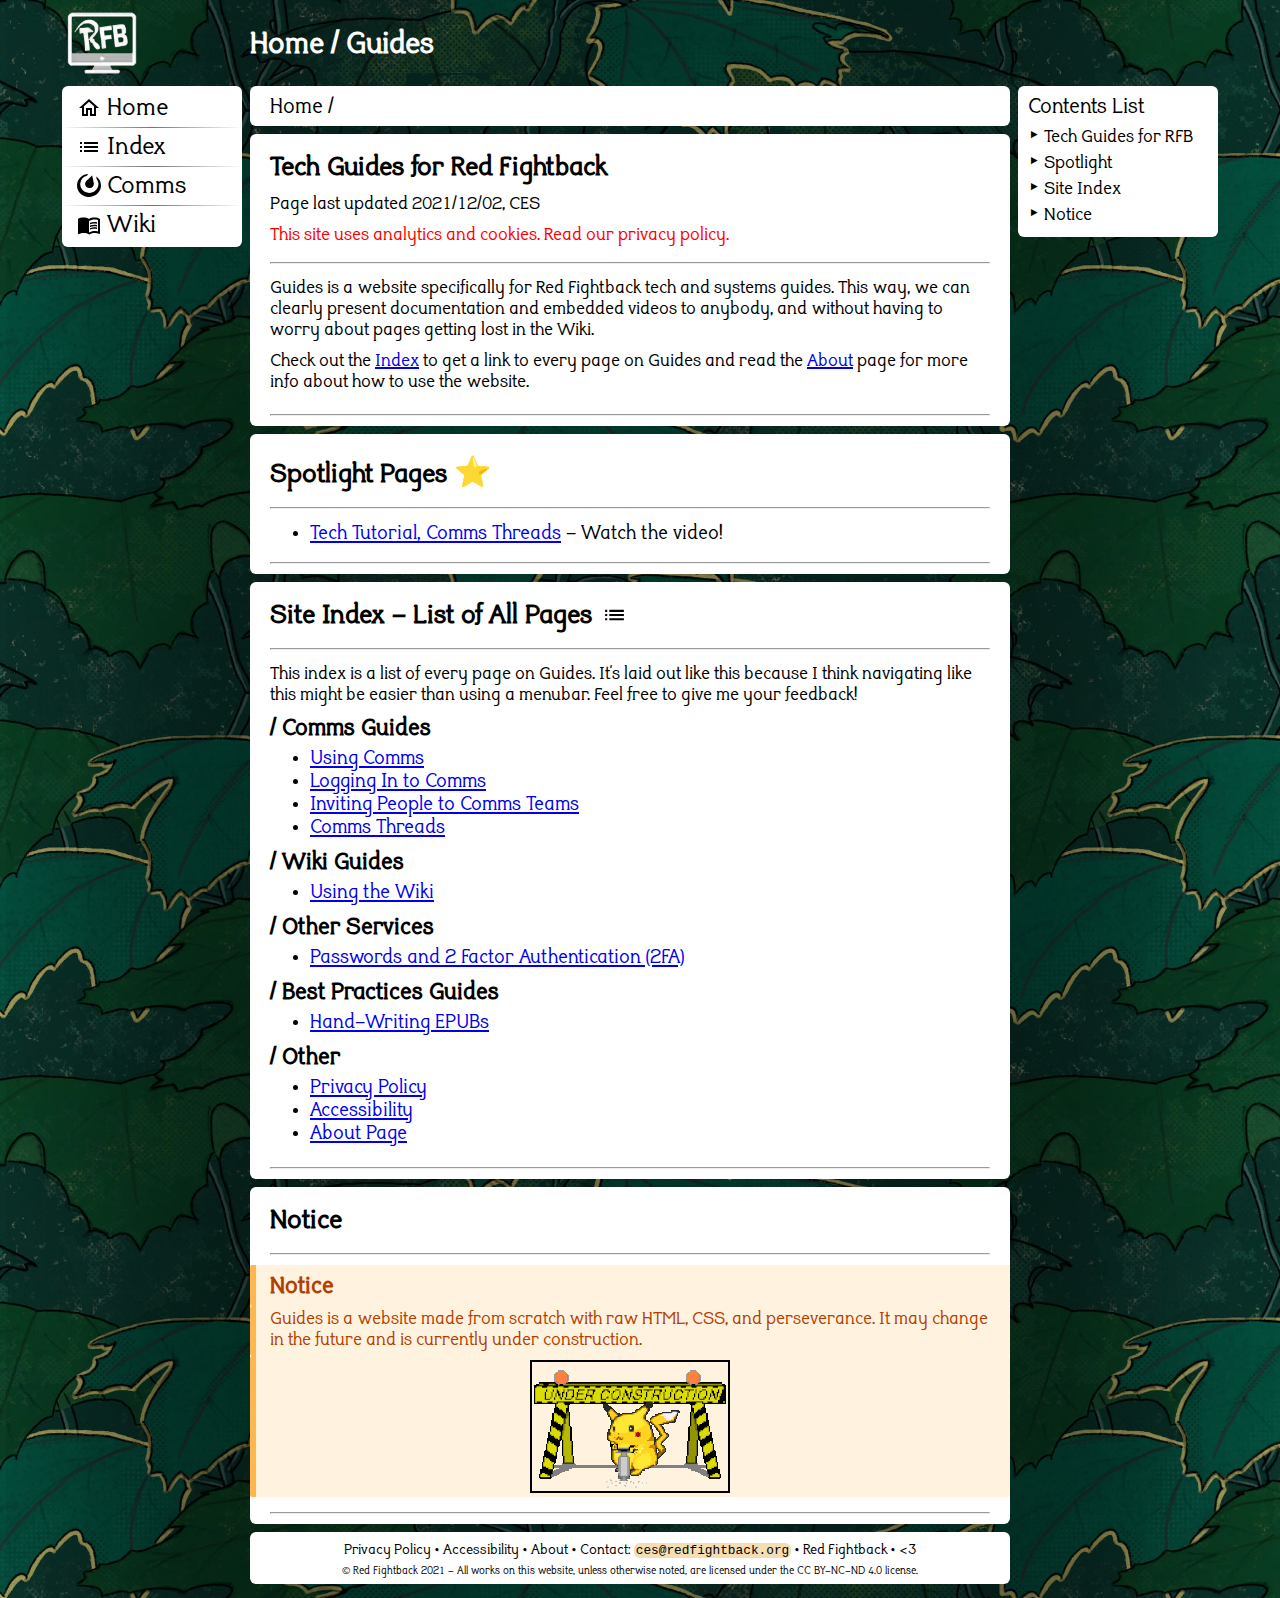
<file: index.html>
<!DOCTYPE html>
<html dir="ltr" lang="en">
<head>
    <link rel="stylesheet" href="style.css">
    <title>Home / Guides</title>
    <link rel="icon" type="image/x-icon" href="images/site/webicon.webp">
    <!-- <meta http-equiv="content-security-policy" content="default-src 'self' https://;"> -->
    <meta charset="utf-8">
    <meta name="description" content="Tech Guides for Red Fightback">
    <meta name="keywords" content="Guide, Tech">
    <meta name="viewport" content="width=device-width, initial-scale=1.0">
</head>
<body>
    <div id="overbox" class="flexobject">
        <!-- left-side -->
        <header id="leftside" class="flexobject" role="banner">
            <nav id="navscontainer" class="flexobject" role="navigation">
                <!-- icon ontop of navsbar -->
                <a id="navsheader" href="index.html" role="button">
                    <img id="homelink" src="images/site/webicontranswebp.webp" alt="Logo">
                </a>
                <!-- main left-side navsbar -->
                <div id="leftsidenavsbox" class="bubblebox4navs flexobject">
                    <a class="navslink flexobject" style="padding-top:0.25rem;" href="index.html" role="button">
                        <img class="svgblk" src="images/site/home_black_24dp.svg" alt="Home icon">
                        <img class="svgwht" src="images/site/home_white_24dp.svg" alt="Home icon">
                        <span class="navslabel">Home</span>
                    </a>
                    <hr class="navs">
                    <a class="navslink flexobject" href="index.html#siteindex" role="button">
                        <img class="svgblk" src="images/site/list_black_24dp.svg" alt="Index icon">
                        <img class="svgwht" src="images/site/list_white_24dp.svg" alt="Index icon">
                        <span class="navslabel">Index</span>
                    </a>
                    <hr class="navs">
                    <a class="navslink flexobject" href="comms.html" role="button">
                        <img id="mmostsvg" class="svgblk" src="images/site/mattermostblack.svg" alt="Comms icon">
                        <img id="mmostsvg" class="svgwht" src="images/site/mattermostwhite.svg" alt="Comms icon">
                        <span class="navslabel">Comms</span>
                    </a>
                    <hr class="navs">
                    <a class="navslink flexobject" style="padding-bottom:0.25rem;" href="wiki.html" role="button">
                        <img class="svgblk" src="images/site/menu_book_black_24dp.svg" alt="Wiki icon">
                        <img class="svgwht" src="images/site/menu_book_white_24dp.svg" alt="Wiki icon">
                        <span class="navslabel">Wiki</span>
                    </a>
                </div>
            </nav>            
        </header>

        <!-- right-side -->
        <div id="rightside" class="flexobject">
            <div id="center" class="flexobject">
                <!-- site heading -->
                <div id="titlebox" class="flexobject">
                    <!-- header image on mobile -->
                    <a class="mobheader homelink" href="index.html" role="button">
                        <img id="homelink" src="images/site/webicontranswebp.webp" alt="Logo">
                    </a>
                    <h1 role="heading">Home / Guides</h1>
                </div>

                <!-- right-side location bar, navs on mobile -->
                <nav id="bubblebox4locbar" class="flexobject" role="navigation">
                    <!-- location on desktop-->
                    <a class="loclinks" href="index.html" role="link">Home /</a>
                    <!-- navs on mobile -->
                    <a class="moblink navslink flexobject" href="index.html" role="button">
                        <img class="svgblk" src="images/site/home_black_24dp.svg" alt="Home icon">
                        <img class="svgwht" src="images/site/home_white_24dp.svg" alt="Home icon">
                        <span class="navslabel">Home</span>
                    </a>
                    <a class="moblink navslink flexobject" href="index.html#siteindex" role="button">
                        <img class="svgblk" src="images/site/list_black_24dp.svg" alt="Index icon">
                        <img class="svgwht" src="images/site/list_white_24dp.svg" alt="Index icon">
                        <span class="navslabel">Index</span>
                    </a>
                    <a class="moblink navslink flexobject" href="comms.html" role="button">
                        <img id="mmostsvg" class="svgblk" src="images/site/mattermostblack.svg" alt="Comms icon">
                        <img id="mmostsvg" class="svgwht" src="images/site/mattermostwhite.svg" alt="Comms icon">
                        <span class="navslabel">Comms</span>
                    </a>
                    <a class="moblink navslink flexobject" href="wiki.html" role="button">
                        <img class="svgblk" src="images/site/menu_book_black_24dp.svg" alt="Wiki icon">
                        <img class="svgwht" src="images/site/menu_book_white_24dp.svg" alt="Wiki icon">
                        <span class="navslabel">Wiki</span>
                    </a>
                </nav>

                <!-- article main -->
                <main>
                    <article>
                        <!-- title, author info, intro -->
                        <header class="bubblebox4content flexobject">
                            <!-- article title -->
                            <h2 id="techguidesforrfb" role="heading">Tech Guides for Red Fightback</h2>
                            <!-- author, date -->
                            <span class="content">Page last updated <time datetime="2021-12-02 01:00">2021/12/02</time>, CES</span>
                            <!-- privacy announcement on homepage -->
                            <a id="privacy" class="content" href="privacy.html" role="link">This site uses analytics and cookies. Read our privacy policy.</a>
                            <hr>
                            <!-- article intro -->
                            <p>Guides is a website specifically for Red Fightback tech and systems guides. This way, we can clearly present documentation and embedded videos to anybody, and without having to worry about pages getting lost in the Wiki.</p>
                            <p>Check out the <a class="inlinelink" href="#siteindex" role="link">Index</a> to get a link to every page on Guides and read the <a class="inlinelink" href="about.html" role="link">About</a> page for more info about how to use the website.</p>
                            <hr class="lasthr">
                        </header>

                        <!-- homepage spotlight -->
                        <section class="bubblebox4content flexobject">
                            <h2 id="spotlight">Spotlight Pages ⭐</h2>
                            <hr style="margin-bottom: 0.75rem;">
                            <ul class="indexitem" role="navigation">
                                <li><a href="commsthreads.html" role="link">Tech Tutorial, Comms Threads</a> - Watch the video!</li>
                            </ul>
                            <hr style="margin-top: 0.5rem;">
                        </section>

                        <!-- site index section -->
                        <nav class="bubblebox4content flexobject">
                            <div class="flexobject" style="flex-direction: row;"><h2 id="siteindex">Site Index - List of All Pages</h2><img src="images/site/list_black_24dp.svg" width="25px" style="margin:0rem 0rem 0.5rem 0.5rem;"></div>
                            <hr>
                            <p>This index is a list of every page on Guides. It's laid out like this because I think navigating like this might be easier than using a menubar. Feel free to give me your feedback!</p>
                            <h3>/ Comms Guides</h3>
                            <ul class="indexitem">
                                <li><a href="comms.html" role="link">Using Comms</a></li>
                                <li><a href="logincomms.html" role="link">Logging In to Comms</a></li>
                                <li><a href="addingppltocomms.html" role="link">Inviting People to Comms Teams</a></li>
                                <li><a href="commsthreads.html" role="link">Comms Threads</a></li>
                            </ul>
                            <h3>/ Wiki Guides</h3>
                            <ul class="indexitem">
                                <li><a href="wiki.html" role="link">Using the Wiki</a></li>
                            </ul>
                            <h3>/ Other Services</h3>
                            <ul class="indexitem">
                                <li><a href="auth.html">Passwords and 2 Factor Authentication (2FA)</a></li>
                            </ul>
                            <h3>/ Best Practices Guides</h3>
                            <ul class="indexitem">
                                <li><a href="hand-writing-epubs.html">Hand-Writing EPUBs</a></li>
                            </ul>
                            <h3>/ Other</h3>
                            <ul class="indexitem">
                                <li><a href="privacy.html" role="link">Privacy Policy</a></li>
                                <li><a href="accessibility.html" role="link">Accessibility</a></li>
                                <li><a href="about.html" role="link">About Page</a></li>
                            </ul>
                            <hr class="lasthr">
                        </nav>

                        <section class="bubblebox4content flexobject">
                            <h2 id="notice">Notice</h2>
                            <hr>
                            <h3 class="warning" style="padding-top:0.5rem;">Notice</h3>
                            <p class="warning">Guides is a website made from scratch with raw HTML, CSS, and perseverance. It may change in the future and is currently under construction.</p>
                            <div class="flexobject warning" style="align-items: center;"><img src="images/site/under-construction.gif" width="200px;"></div>
                            <hr class="lasthr">
                        </section>
                    </article>
                </main>

                <!-- site footer -->
                <nav id="sitefooter" class="bubblebox flexobject" role="contentinfo">
                    <div id="sitefooterlinks">
                        <a class="footerlinks" href="privacy.html" role="link">Privacy Policy</a>
                        <span class="footerbp">&#8226</span>
                        <a class="footerlinks" href="accessibility.html" role="link">Accessibility</a>
                        <span class="footerbp">&#8226</span>
                        <a class="footerlinks" href="about.html" role="link">About</a>
                        <span class="footerbp">&#8226</span>
                        <a class="footerlinks" href="mailto:ces@redfightback.org" role="link">Contact: <code class="inlinecode" style="font-size: 0.8em;">ces@redfightback.org</code></a>
                        <span class="footerbp">&#8226</span>
                        <a class="footerlinks" href="https://redfightback.org" role="link">Red Fightback</a>
                        <span class="footerbp">&#8226</span>
                        <span style="font-size: 0.8rem;">&lt3</span>
                    </div>
                    <div id="copyrightinfo">© Red Fightback 2021 - All works on this website, unless otherwise noted, are licensed under the CC BY-NC-ND 4.0 license.</div>
                </nav>
            </div>

            <!-- contents list far-right side -->
            <nav id="contentslist" class="flexobject" role="navigation">
                <!--  blank space -->
                <div id="contentsheader"></div>
                <!-- contents list -->
                <nav id="bubblebox4contentslist" class="flexobject">
                    <span id="contstitle" class="content">Contents List</span>
                    <a class="contslink" href="#techguidesforrfb" role="link">&#8227 Tech Guides for RFB</a>
                    <a class="contslink" href="#spotlight" role="link">&#8227 Spotlight</a>
                    <a class="contslink" href="#siteindex" role="link">&#8227 Site Index</a>
                    <a class="contslink" href="#notice" role="link">&#8227 Notice</a>
                </nav>
            </nav>
        </div>
    </div>
</body>
</html>
</file>
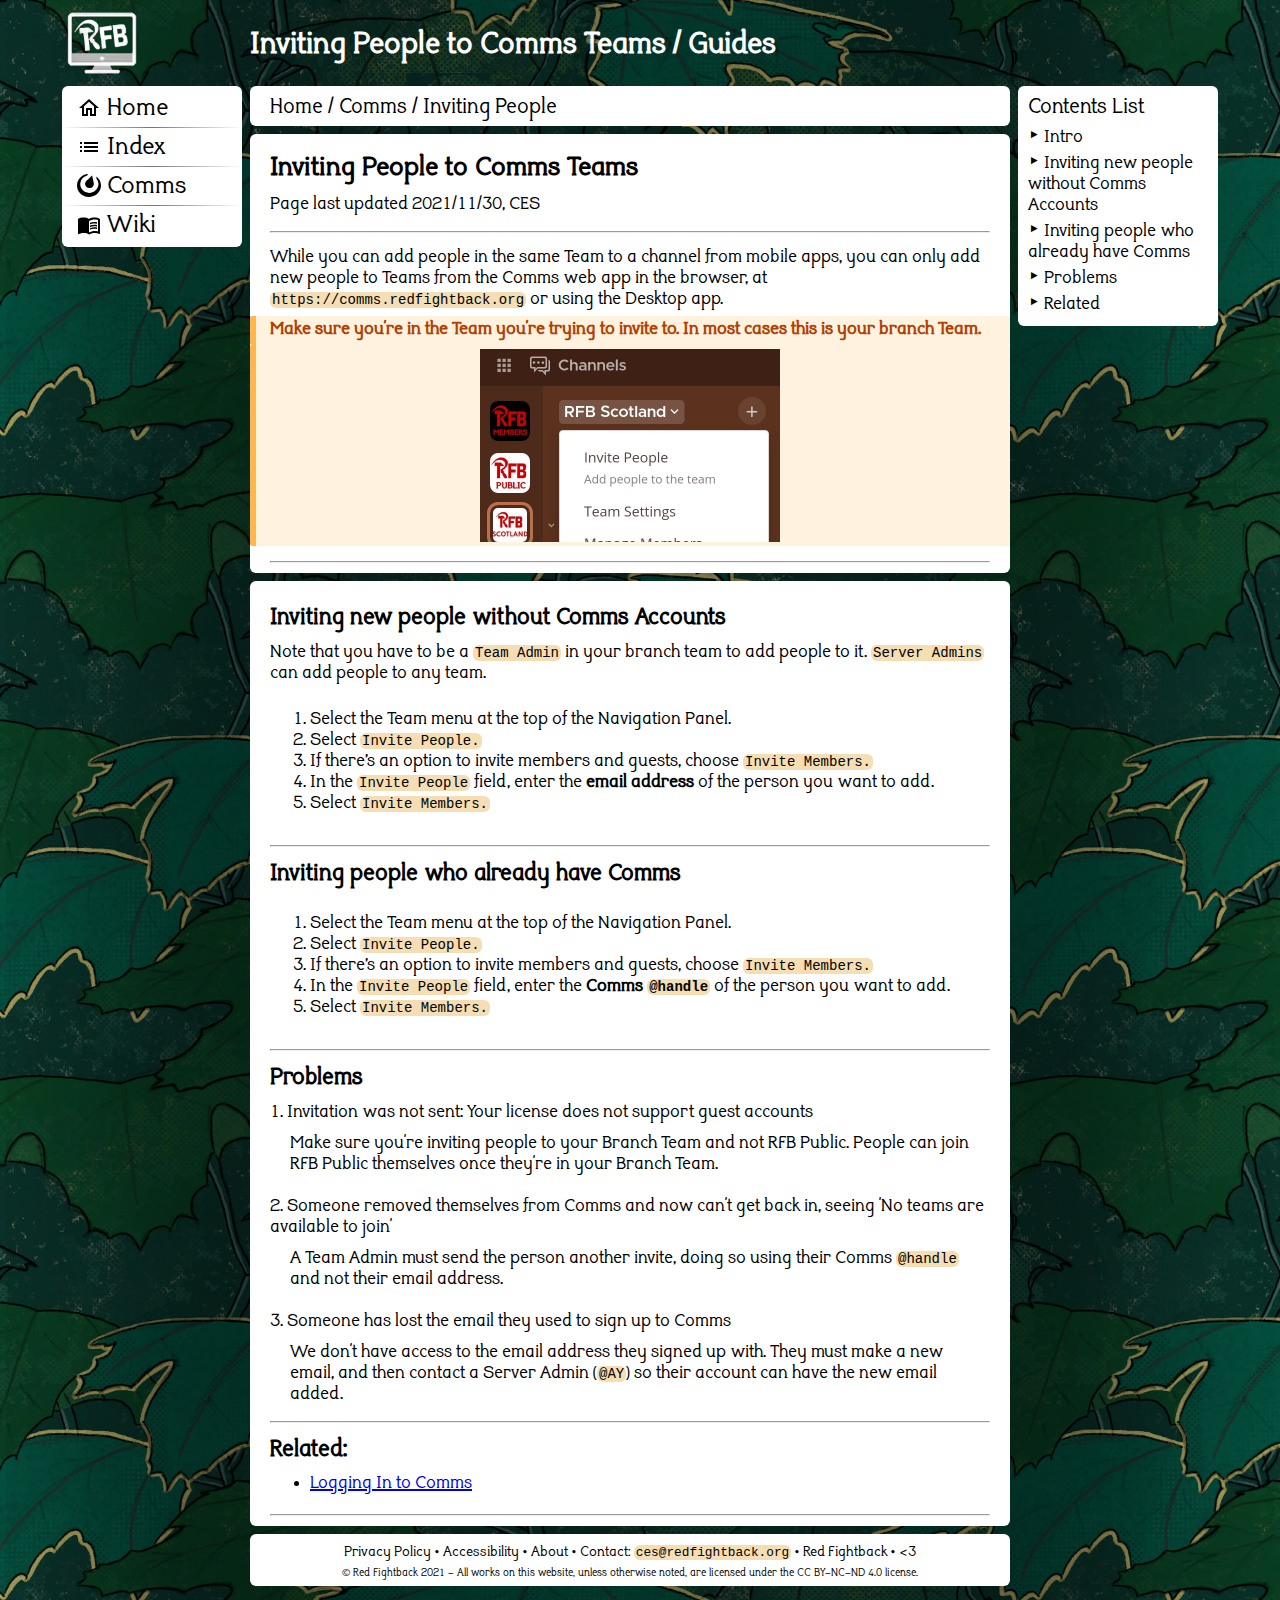
<file: addingppltocomms.html>
<!DOCTYPE html>
<html dir="ltr" lang="en">
<head>
    <link rel="stylesheet" href="style.css">
    <title>Adding People to Mattermost / Guides</title>
    <link rel="icon" type="image/x-icon" href="images/site/webicon.webp">
    <!-- <meta http-equiv="content-security-policy" content="default-src 'self' https://;"> -->
    <meta charset="utf-8">
    <meta name="description" content="Privacy policy and cookies information">
    <meta name="keywords" content="Guide, Tech, Privacy, Cookies">
    <meta name="viewport" content="width=device-width, initial-scale=1.0">
</head>
<body>
    <div id="overbox" class="flexobject">
        <!-- left-side -->
        <header id="leftside" class="flexobject" role="banner">
            <nav id="navscontainer" class="flexobject" role="navigation">
                <!-- icon ontop of navsbar -->
                <a id="navsheader" href="index.html" role="button">
                    <img id="homelink" src="images/site/webicontranswebp.webp" alt="Logo">
                </a>
                <!-- main left-side navsbar -->
                <div id="leftsidenavsbox" class="bubblebox4navs flexobject">
                    <a class="navslink flexobject" style="padding-top:0.25rem;" href="index.html" role="button">
                        <img class="svgblk" src="images/site/home_black_24dp.svg" alt="Home icon">
                        <img class="svgwht" src="images/site/home_white_24dp.svg" alt="Home icon">
                        <span class="navslabel">Home</span>
                    </a>
                    <hr class="navs">
                    <a class="navslink flexobject" href="index.html#siteindex" role="button">
                        <img class="svgblk" src="images/site/list_black_24dp.svg" alt="Index icon">
                        <img class="svgwht" src="images/site/list_white_24dp.svg" alt="Index icon">
                        <span class="navslabel">Index</span>
                    </a>
                    <hr class="navs">
                    <a class="navslink flexobject" href="comms.html" role="button">
                        <img id="mmostsvg" class="svgblk" src="images/site/mattermostblack.svg" alt="Comms icon">
                        <img id="mmostsvg" class="svgwht" src="images/site/mattermostwhite.svg" alt="Comms icon">
                        <span class="navslabel">Comms</span>
                    </a>
                    <hr class="navs">
                    <a class="navslink flexobject" style="padding-bottom:0.25rem;" href="wiki.html" role="button">
                        <img class="svgblk" src="images/site/menu_book_black_24dp.svg" alt="Wiki icon">
                        <img class="svgwht" src="images/site/menu_book_white_24dp.svg" alt="Wiki icon">
                        <span class="navslabel">Wiki</span>
                    </a>
                </div>
            </nav>            
        </header>

        <!-- right-side -->
        <div id="rightside" class="flexobject">
            <div id="center" class="flexobject">
                <!-- site heading -->
                <div id="titlebox" class="flexobject">
                    <!-- header image on mobile -->
                    <a class="mobheader homelink" href="index.html" role="button">
                        <img id="homelink" src="images/site/webicontranswebp.webp" alt="Logo">
                    </a>
                    <h1 role="heading">Inviting People to Comms Teams / Guides</h1>
                </div>
                <!-- right-side location bar, navs on mobile -->
                <nav id="bubblebox4locbar" class="flexobject" role="navigation">
                    <!-- location on desktop-->
                    <a class="loclinks" href="index.html" role="link">Home /</a>
                    <a class="loclinks" href="comms.html" role="link">Comms /</a>
                    <a class="loclinks" href="commsthreads.html" role="link">Inviting People</a>
                    <!-- navs on mobile -->
                    <a class="moblink navslink flexobject" href="index.html" role="button">
                        <img class="svgblk" src="images/site/home_black_24dp.svg" alt="Home icon">
                        <img class="svgwht" src="images/site/home_white_24dp.svg" alt="Home icon">
                        <span class="navslabel">Home</span>
                    </a>
                    <a class="moblink navslink flexobject" href="index.html#siteindex" role="button">
                        <img class="svgblk" src="images/site/list_black_24dp.svg" alt="Index icon">
                        <img class="svgwht" src="images/site/list_white_24dp.svg" alt="Index icon">
                        <span class="navslabel">Index</span>
                    </a>
                    <a class="moblink navslink flexobject" href="comms.html" role="button">
                        <img id="mmostsvg" class="svgblk" src="images/site/mattermostblack.svg" alt="Comms icon">
                        <img id="mmostsvg" class="svgwht" src="images/site/mattermostwhite.svg" alt="Comms icon">
                        <span class="navslabel">Comms</span>
                    </a>
                    <a class="moblink navslink flexobject" href="wiki.html" role="button">
                        <img class="svgblk" src="images/site/menu_book_black_24dp.svg" alt="Wiki icon">
                        <img class="svgwht" src="images/site/menu_book_white_24dp.svg" alt="Wiki icon">
                        <span class="navslabel">Wiki</span>
                    </a>
                </nav>

                <!-- article main -->
                <main>
                    <article class="flexobject">
                        <!-- title, author info, intro -->
                        <header class="bubblebox4content flexobject">
                            <!-- article title -->
                            <h2 id="threadsguide" class="" role="heading">Inviting People to Comms Teams</h2>
                            <!-- author, date -->
                            <span class="content">Page last updated <time datetime="2021-11-30 23:00">2021/11/30</time>, CES</span>
                            <hr>
                            <h3 id="intro" style="display: none;">Intro</h3>
                            <p>While you can add people in the same Team to a channel from mobile apps, you can only add new people to Teams from the Comms web app in the browser, at <code>https://comms.redfightback.org</code> or using the Desktop app. </p>
                            <p class="warning"><b>Make sure you're in the Team you're trying to invite to. In most cases this is your branch Team.</b></p>
                            <div class="flexobject warning" style="align-items: center;"><img src="images/comms/comms-invite.jpg" width="300px"></div>
                            <hr class="lasthr">
                        </header>

                        <section class="bubblebox4content">
                            <h3 id="wocomms">Inviting new people without Comms Accounts</h3>
                            <p>Note that you have to be a <code>Team Admin</code> in your branch team to add people to it. <code>Server Admins</code> can add people to any team.</p>
                            <ol>
                                <li>Select the Team menu at the top of the Navigation Panel.</li>
                                <li>Select <code>Invite People.</code></li>
                                <li>If there’s an option to invite members and guests, choose <code>Invite Members.</code></li>
                                <li>In the <code>Invite People</code> field, enter the <b>email address</b> of the person you want to add.</li>
                                <li>Select <code>Invite Members.</code></li>
                            </ol>
                            <hr>
                            <h3 id="wicomms">Inviting people who already have Comms</h3>
                            <ol>
                                <li>Select the Team menu at the top of the Navigation Panel.</li>
                                <li>Select <code>Invite People.</code></li>
                                <li>If there’s an option to invite members and guests, choose <code>Invite Members.</code></li>
                                <li>In the <code>Invite People</code> field, enter the <b>Comms <code>@handle</code></b> of the person you want to add.</li>
                                <li>Select <code>Invite Members.</code></li>
                            </ol>
                            <hr>
                            <h3 id="problems">Problems</h3>
                            <p>1. Invitation was not sent: Your license does not support guest accounts</p>
                            <p style="margin-left:1rem; margin-bottom:0.8rem;">Make sure you're inviting people to your Branch Team and not RFB Public. People can join RFB Public themselves once they're in your Branch Team.</p>
                            <p>2. Someone removed themselves from Comms and now can't get back in, seeing 'No teams are available to join'</p>
                            <p style="margin-left:1rem; margin-bottom:0.8em;">A Team Admin must send the person another invite, doing so using their Comms <code>@handle</code> and not their email address.</p>
                            <p>3. Someone has lost the email they used to sign up to Comms</p>
                            <p style="margin-left:1rem;">We don't have access to the email address they signed up with. They must make a new email, and then contact a Server Admin (<code>@AY</code>) so their account can have the new email added.</p>
                            <hr>
                            <h3 id="related">Related:</h3>
                            <ul style="margin-top: 0.2rem; margin-bottom:0.2rem;">
                                <li><a href="logincomms.html">Logging In to Comms</a></li>
                            </ul>
                            <hr class="lasthr">
                        </section>
                    </article>
                </main>

                <!-- site footer -->
                <nav id="sitefooter" class="bubblebox flexobject" role="contentinfo">
                    <div id="sitefooterlinks">
                        <a class="footerlinks" href="privacy.html" role="link">Privacy Policy</a>
                        <span class="footerbp">&#8226</span>
                        <a class="footerlinks" href="accessibility.html" role="link">Accessibility</a>
                        <span class="footerbp">&#8226</span>
                        <a class="footerlinks" href="about.html" role="link">About</a>
                        <span class="footerbp">&#8226</span>
                        <a class="footerlinks" href="mailto:ces@redfightback.org" role="link">Contact: <code class="inlinecode" style="font-size: 0.8em;">ces@redfightback.org</code></a>
                        <span class="footerbp">&#8226</span>
                        <a class="footerlinks" href="https://redfightback.org" role="link">Red Fightback</a>
                        <span class="footerbp">&#8226</span>
                        <span style="font-size: 0.8rem;">&lt3</span>
                    </div>
                    <div id="copyrightinfo">© Red Fightback 2021 - All works on this website, unless otherwise noted, are licensed under the CC BY-NC-ND 4.0 license.</div>
                </nav>
            </div>

            <!-- contents list far-right side -->
            <nav id="contentslist" class="flexobject" role="navigation">
                <!--  blank space -->
                <div id="contentsheader"></div>
                <!-- contents list -->
                <nav id="bubblebox4contentslist" class="flexobject">
                    <span id="contstitle" class="content">Contents List</span>
                    <a class="contslink" href="#intro" role="link">&#8227 Intro</a>
                    <a class="contslink" href="#wocomms" role="link">&#8227 Inviting new people without Comms Accounts</a>
                    <a class="contslink" href="#wicomms" role="link">&#8227 Inviting people who already have Comms</a>
                    <a class="contslink" href="#problems" role="link">&#8227 Problems</a>
                    <a class="contslink" href="#related" role="link">&#8227 Related</a>
                </nav>
            </nav>
        </div>
    </div>
</body>
</html>
</file>
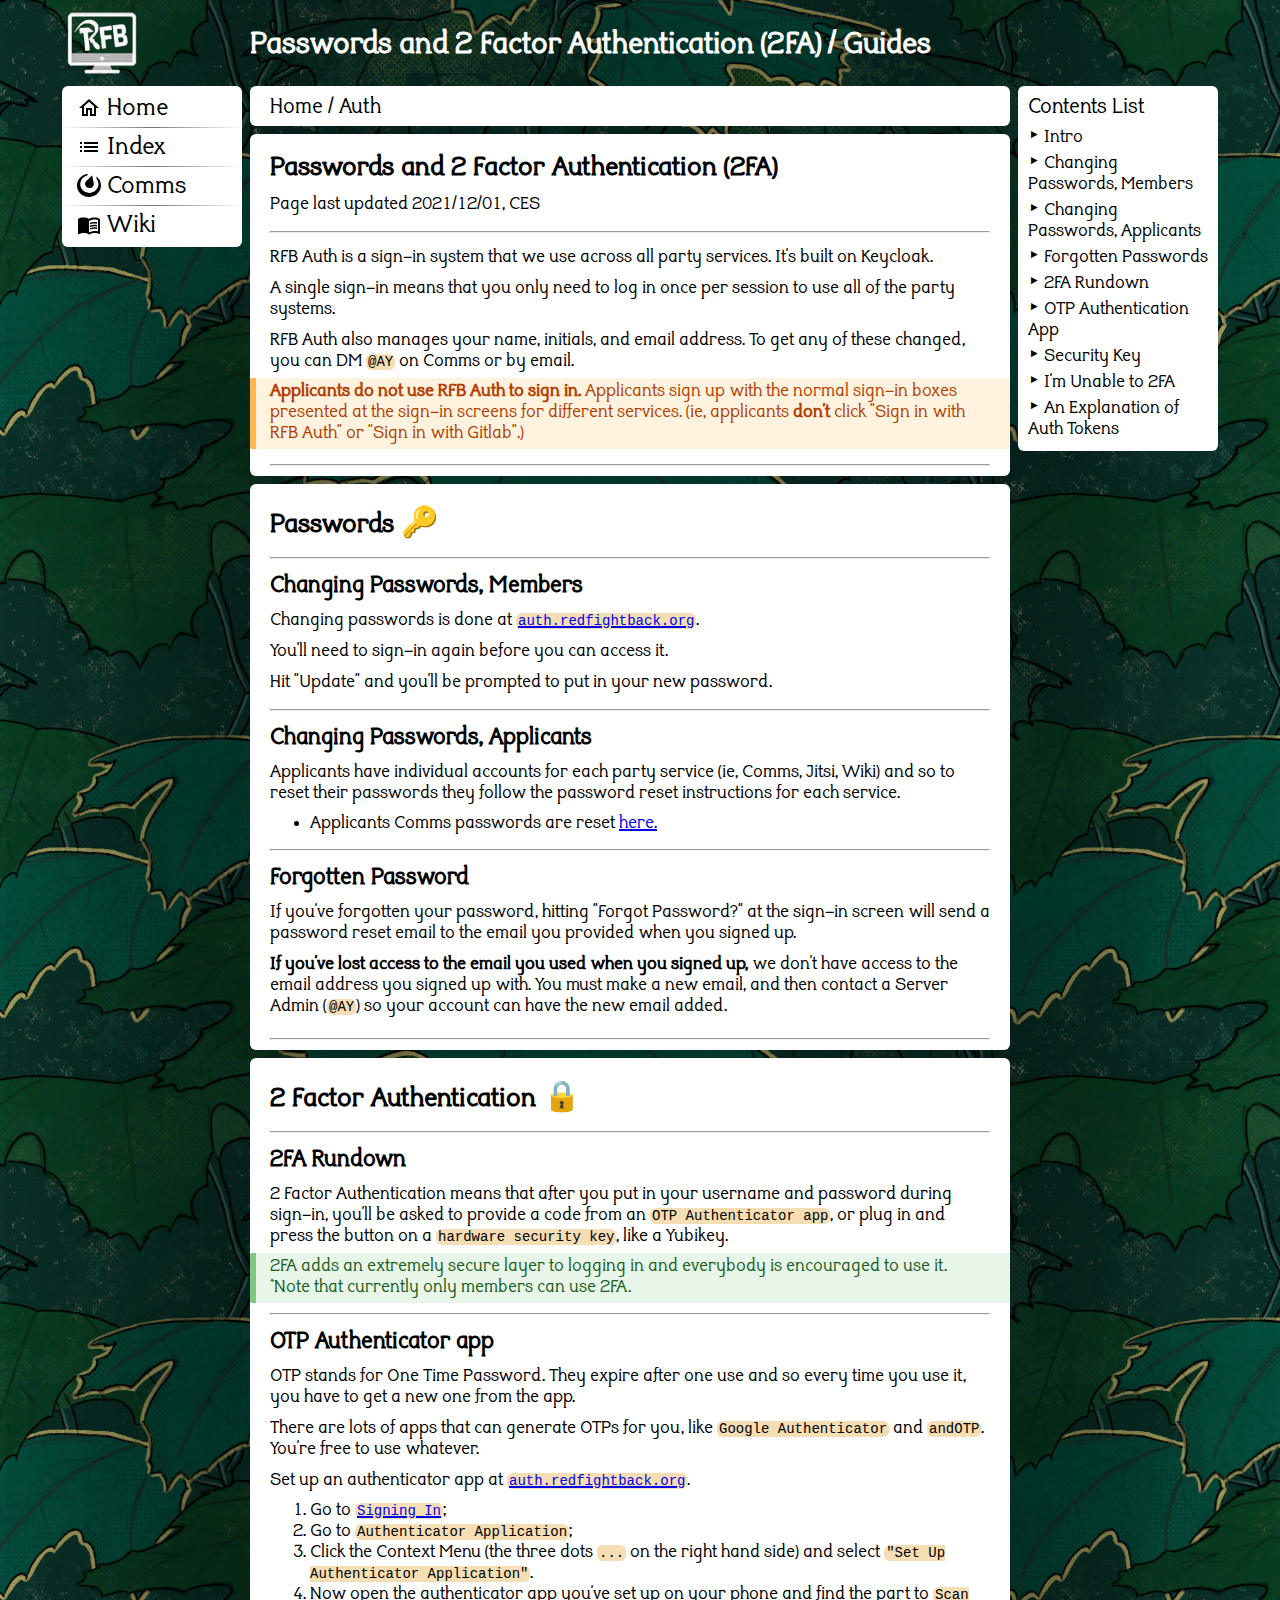
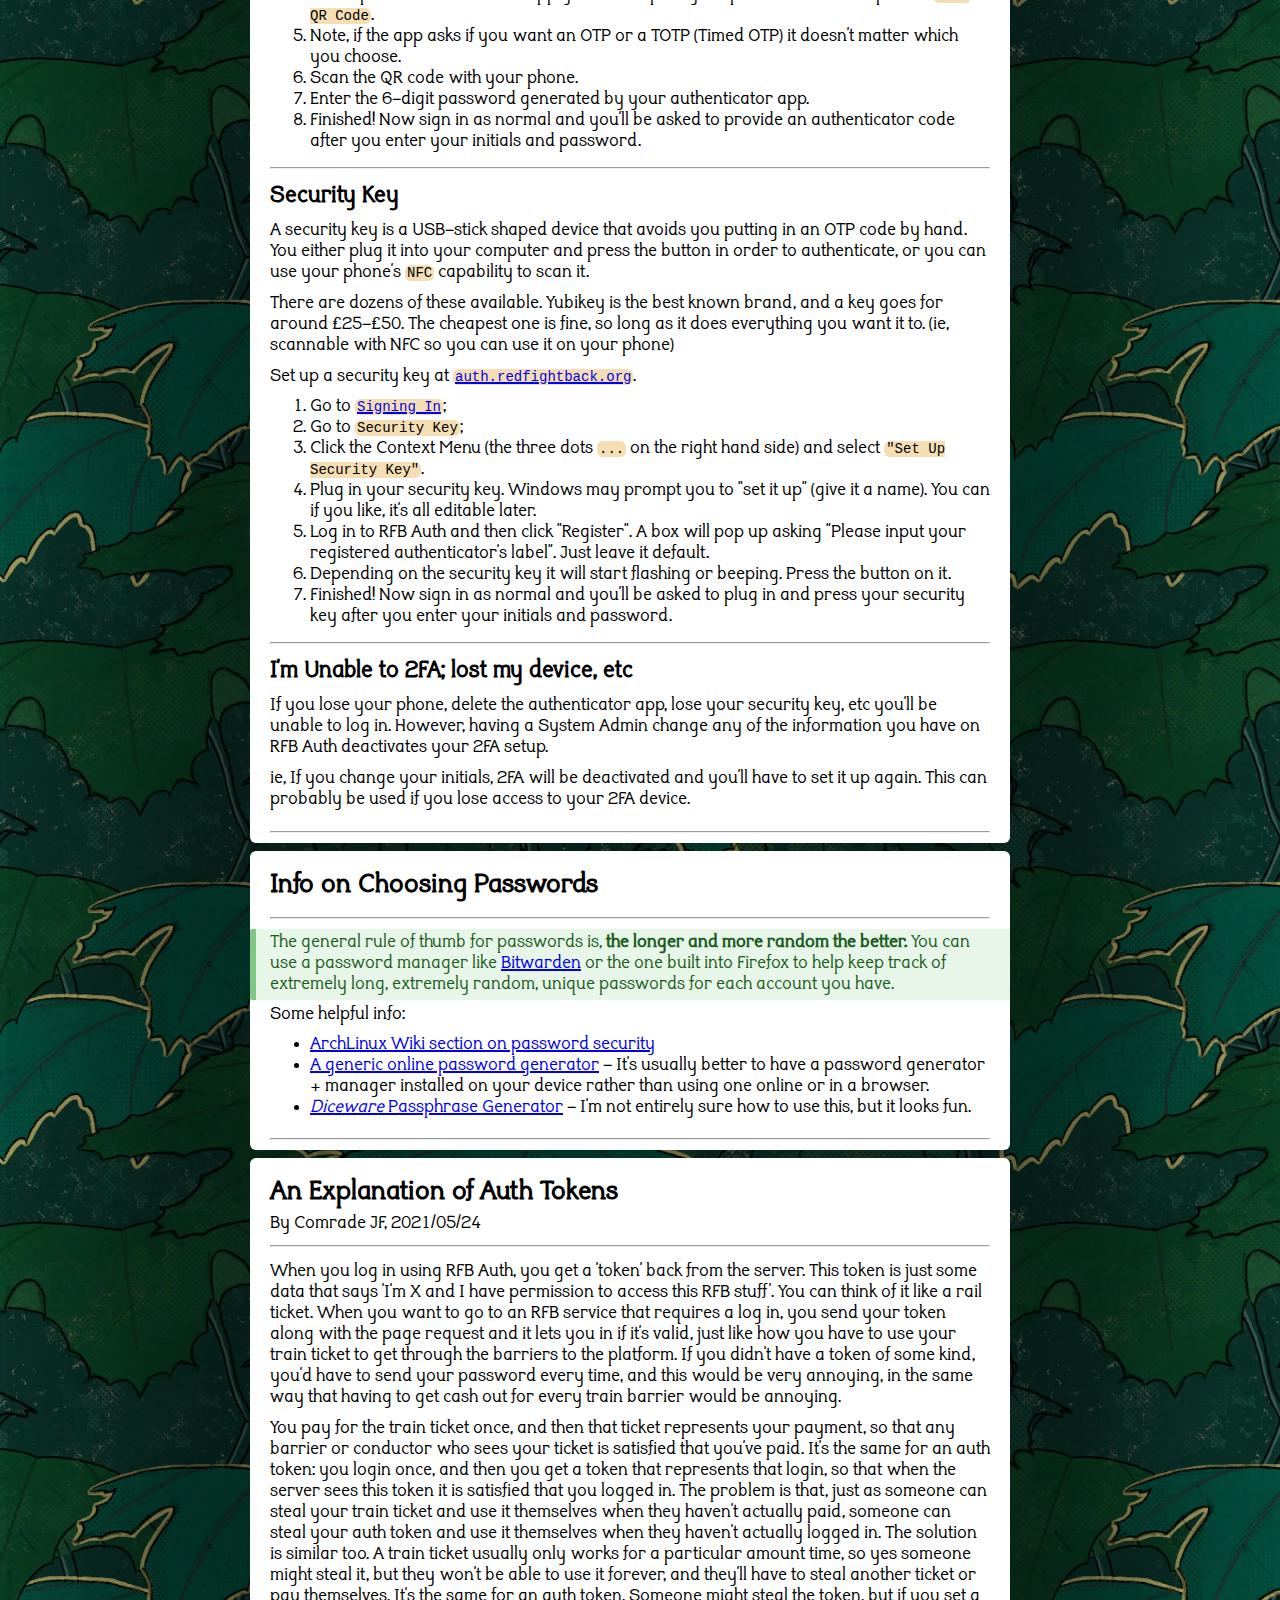
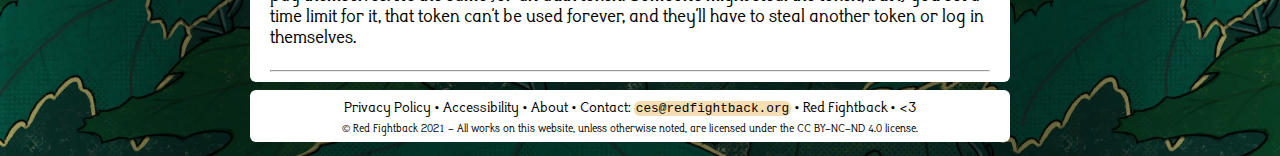
<file: auth.html>
<!DOCTYPE html>
<html dir="ltr" lang="en">
<head>
    <link rel="stylesheet" href="style.css">
    <title>Passwords and 2FA With Keycloak / Guides</title>
    <link rel="icon" type="image/x-icon" href="images/site/webicon.webp">
    <!-- <meta http-equiv="content-security-policy" content="default-src 'self' https://;"> -->
    <meta charset="utf-8">
    <meta name="description" content="Privacy policy and cookies information">
    <meta name="keywords" content="Guide, Tech, Privacy, Cookies">
    <meta name="viewport" content="width=device-width, initial-scale=1.0">
</head>
<body>
    <div id="overbox" class="flexobject">
        <!-- left-side -->
        <header id="leftside" class="flexobject" role="banner">
            <nav id="navscontainer" class="flexobject" role="navigation">
                <!-- icon ontop of navsbar -->
                <a id="navsheader" href="index.html" role="button">
                    <img id="homelink" src="images/site/webicontranswebp.webp" alt="Logo">
                </a>
                <!-- main left-side navsbar -->
                <div id="leftsidenavsbox" class="bubblebox4navs flexobject">
                    <a class="navslink flexobject" style="padding-top:0.25rem;" href="index.html" role="button">
                        <img class="svgblk" src="images/site/home_black_24dp.svg" alt="Home icon">
                        <img class="svgwht" src="images/site/home_white_24dp.svg" alt="Home icon">
                        <span class="navslabel">Home</span>
                    </a>
                    <hr class="navs">
                    <a class="navslink flexobject" href="index.html#siteindex" role="button">
                        <img class="svgblk" src="images/site/list_black_24dp.svg" alt="Index icon">
                        <img class="svgwht" src="images/site/list_white_24dp.svg" alt="Index icon">
                        <span class="navslabel">Index</span>
                    </a>
                    <hr class="navs">
                    <a class="navslink flexobject" href="comms.html" role="button">
                        <img id="mmostsvg" class="svgblk" src="images/site/mattermostblack.svg" alt="Comms icon">
                        <img id="mmostsvg" class="svgwht" src="images/site/mattermostwhite.svg" alt="Comms icon">
                        <span class="navslabel">Comms</span>
                    </a>
                    <hr class="navs">
                    <a class="navslink flexobject" style="padding-bottom:0.25rem;" href="wiki.html" role="button">
                        <img class="svgblk" src="images/site/menu_book_black_24dp.svg" alt="Wiki icon">
                        <img class="svgwht" src="images/site/menu_book_white_24dp.svg" alt="Wiki icon">
                        <span class="navslabel">Wiki</span>
                    </a>
                </div>
            </nav>            
        </header>

        <!-- right-side -->
        <div id="rightside" class="flexobject">
            <div id="center" class="flexobject">
                <!-- site heading -->
                <div id="titlebox" class="flexobject">
                    <!-- header image on mobile -->
                    <a class="mobheader homelink" href="index.html" role="button">
                        <img id="homelink" src="images/site/webicontranswebp.webp" alt="Logo">
                    </a>
                    <h1 role="heading">Passwords and 2 Factor Authentication (2FA) / Guides</h1>
                </div>
                <!-- right-side location bar, navs on mobile -->
                <nav id="bubblebox4locbar" class="flexobject" role="navigation">
                    <!-- location on desktop-->
                    <a class="loclinks" href="index.html" role="link">Home /</a>
                    <a class="loclinks" href="auth.html" role="link">Auth</a>
                    <!-- navs on mobile -->
                    <a class="moblink navslink flexobject" href="index.html" role="button">
                        <img class="svgblk" src="images/site/home_black_24dp.svg" alt="Home icon">
                        <img class="svgwht" src="images/site/home_white_24dp.svg" alt="Home icon">
                        <span class="navslabel">Home</span>
                    </a>
                    <a class="moblink navslink flexobject" href="index.html#siteindex" role="button">
                        <img class="svgblk" src="images/site/list_black_24dp.svg" alt="Index icon">
                        <img class="svgwht" src="images/site/list_white_24dp.svg" alt="Index icon">
                        <span class="navslabel">Index</span>
                    </a>
                    <a class="moblink navslink flexobject" href="comms.html" role="button">
                        <img id="mmostsvg" class="svgblk" src="images/site/mattermostblack.svg" alt="Comms icon">
                        <img id="mmostsvg" class="svgwht" src="images/site/mattermostwhite.svg" alt="Comms icon">
                        <span class="navslabel">Comms</span>
                    </a>
                    <a class="moblink navslink flexobject" href="wiki.html" role="button">
                        <img class="svgblk" src="images/site/menu_book_black_24dp.svg" alt="Wiki icon">
                        <img class="svgwht" src="images/site/menu_book_white_24dp.svg" alt="Wiki icon">
                        <span class="navslabel">Wiki</span>
                    </a>
                </nav>

                <!-- article main -->
                <main>
                    <article class="flexobject">
                        <!-- title, author info, intro -->
                        <header class="bubblebox4content flexobject">
                            <!-- article title -->
                            <h2 id="threadsguide" class="" role="heading">Passwords and 2 Factor Authentication (2FA)</h2>
                            <!-- author, date -->
                            <span class="content">Page last updated <time datetime="2021-12-01 23:00">2021/12/01</time>, CES</span>
                            <hr>
                            <h3 id="intro" style="display: none;">Intro</h3>
                            <p>RFB Auth is a sign-in system that we use across all party services. It's built on Keycloak.</p>
                            <p>A single sign-in means that you only need to log in once per session to use all of the party systems.</p>
                            <p>RFB Auth also manages your name, initials, and email address. To get any of these changed, you can DM <code>@AY</code> on Comms or by email.</p>
                            <p class="warning"><b>Applicants do not use RFB Auth to sign in.</b> Applicants sign up with the normal sign-in boxes presented at the sign-in screens for different services. (ie, applicants <b>don't</b> click "Sign in with RFB Auth" or "Sign in with Gitlab".)</p>
                            <hr class="lasthr">
                        </header>

                        <section class="bubblebox4content">
                            <h2>Passwords 🔑</h2>
                            <hr>
                            <h3 id="changepassM">Changing Passwords, Members</h3>
                            <p>Changing passwords is done at <a href="https://auth.redfightback.org/auth/realms/rfb/account/#/security/signingin"><code>auth.redfightback.org</code></a>.</p>
                            <p>You'll need to sign-in again before you can access it.</p>
                            <p>Hit "Update" and you'll be prompted to put in your new password.</p>
                            <hr>
                            <h3 id="changepassA">Changing Passwords, Applicants</h3>
                            <p>Applicants have individual accounts for each party service (ie, Comms, Jitsi, Wiki) and so to reset their passwords they follow the password reset instructions for each service.</p>
                            <ul style="margin-top: 0.2rem; margin-bottom:0.2rem;">
                                <li>Applicants Comms passwords are reset <a href="https://comms.redfightback.org/reset_password">here.</a></li>
                            </ul>
                            <hr>
                            <h3 id="forgotpass">Forgotten Password</h3>
                            <p>If you've forgotten your password, hitting "Forgot Password?" at the sign-in screen will send a password reset email to the email you provided when you signed up.</p>
                            <p><b>If you've lost access to the email you used when you signed up,</b> we don't have access to the email address you signed up with. You must make a new email, and then contact a Server Admin (<code>@AY</code>) so your account can have the new email added.</p>
                            <hr class="lasthr">
                        </section>

                        <section class="bubblebox4content">
                            <h2>2 Factor Authentication 🔒</h2>
                            <hr>
                            <h3 id="rundown">2FA Rundown</h3>
                            <p>2 Factor Authentication means that after you put in your username and password during sign-in, you'll be asked to provide a code from an <code>OTP Authenticator app</code>, or plug in and press the button on a <code>hardware security key</code>, like a Yubikey.</p>
                            <p class="motivation">2FA adds an extremely secure layer to logging in and everybody is encouraged to use it. *Note that currently only members can use 2FA.</p>
                            <hr>
                            <h3 id="otp">OTP Authenticator app</h3>
                            <p>OTP stands for One Time Password. They expire after one use and so every time you use it, you have to get a new one from the app.</p>
                            <p>There are lots of apps that can generate OTPs for you, like <code>Google Authenticator</code> and <code>andOTP</code>. You're free to use whatever.
                            <p>Set up an authenticator app at <a href="https://auth.redfightback.org/auth/realms/rfb/account/#/security/signingin"><code>auth.redfightback.org</code></a>.</p>
                            <ol style="margin-top: 0.2rem; margin-bottom:0.2rem;">
                                <li>Go to <a href="https://auth.redfightback.org/auth/realms/rfb/account/#/security/signingin"><code>Signing In</code></a>;</li>
                                <li>Go to <code>Authenticator Application</code>;</li>
                                <li>Click the Context Menu (the three dots <code>...</code> on the right hand side) and select <code>"Set Up Authenticator Application"</code>.</li>
                                <li>Now open the authenticator app you've set up on your phone and find the part to <code>Scan QR Code</code>.</li>
                                <li>Note, if the app asks if you want an OTP or a TOTP (Timed OTP) it doesn't matter which you choose.</li>
                                <li>Scan the QR code with your phone.</li>
                                <li>Enter the 6-digit password generated by your authenticator app.</li>
                                <li>Finished! Now sign in as normal and you'll be asked to provide an authenticator code after you enter your initials and password.</li>
                            </ol>
                            <hr>
                            <h3 id=key>Security Key</h3>
                            <p>A security key is a USB-stick shaped device that avoids you putting in an OTP code by hand. You either plug it into your computer and press the button in order to authenticate, or you can use your phone's <code>NFC</code> capability to scan it.</p>
                            <p>There are dozens of these available. Yubikey is the best known brand, and a key goes for around £25-£50. The cheapest one is fine, so long as it does everything you want it to. (ie, scannable with NFC so you can use it on your phone)</p>
                            <p>Set up a security key at <a href="https://auth.redfightback.org/auth/realms/rfb/account/#/security/signingin"><code>auth.redfightback.org</code></a>.</p>
                            <ol style="margin-top: 0.2rem; margin-bottom:0.2rem;">
                                <li>Go to <a href="https://auth.redfightback.org/auth/realms/rfb/account/#/security/signingin"><code>Signing In</code></a>;</li>
                                <li>Go to <code>Security Key</code>;</li>
                                <li>Click the Context Menu (the three dots <code>...</code> on the right hand side) and select <code>"Set Up Security Key"</code>.</li>
                                <li>Plug in your security key. Windows may prompt you to "set it up" (give it a name). You can if you like, it's all editable later.</li>
                                <li>Log in to RFB Auth and then click "Register". A box will pop up asking "Please input your registered authenticator's label". Just leave it default.</li>
                                <li>Depending on the security key it will start flashing or beeping. Press the button on it.</li>
                                <li>Finished! Now sign in as normal and you'll be asked to plug in and press your security key after you enter your initials and password.</li>
                            </ol>
                            <hr>
                            <h3 id="lost2fa">I'm Unable to 2FA; lost my device, etc</h3>
                            <p>If you lose your phone, delete the authenticator app, lose your security key, etc you'll be unable to log in. However, having a System Admin change any of the information you have on RFB Auth deactivates your 2FA setup.</p>
                            <p>ie, If you change your initials, 2FA will be deactivated and you'll have to set it up again. This can probably be used if you lose access to your 2FA device.</p>
                            <hr class="lasthr">
                        </section>

                        <section class="bubblebox4content">
                            <h2 id="info">Info on Choosing Passwords</h2>
                            <hr>
                            <p class="motivation">The general rule of thumb for passwords is, <b>the longer and more random the better.</b> You can use a password manager like <a href="https://bitwarden.com/pricing/">Bitwarden</a> or the one built into Firefox to help keep track of extremely long, extremely random, unique passwords for each account you have.</p>
                            <p>Some helpful info:</p>
                            <ul style="margin-top: 0.2rem; margin-bottom:0.2rem;">
                                <li><a href="https://wiki.archlinux.org/title/Security#Passwords">ArchLinux Wiki section on password security</a></li>
                                <li><a href="https://passwordsgenerator.net/">A generic online password generator</a> - It's usually better to have a password generator + manager installed on your device rather than using one online or in a browser.</li>
                                <li><a href="https://www.rempe.us/diceware/#eff"><cite>Diceware</cite> Passphrase Generator</a> - I'm not entirely sure how to use this, but it looks fun.</li>
                            </ul>
                            <hr class="lasthr">
                        </section>

                        <section class="bubblebox4content">
                            <h2 id="tokens">An Explanation of Auth Tokens</h2>
                            <span>By Comrade JF, 2021/05/24</span>
                            <hr>
                            <p>When you log in using RFB Auth, you get a 'token' back from the server. This token is just some data that says 'I'm X and I have permission to access this RFB stuff'. You can think of it like a rail ticket. When you want to go to an RFB service that requires a log in, you send your token along with the page request and it lets you in if it's valid, just like how you have to use your train ticket to get through the barriers to the platform. If you didn't have a token of some kind, you'd have to send your password every time, and this would be very annoying, in the same way that having to get cash out for every train barrier would be annoying.</p>
                            <p>You pay for the train ticket once, and then that ticket represents your payment, so that any barrier or conductor who sees your ticket is satisfied that you've paid. It's the same for an auth token: you login once, and then you get a token that represents that login, so that when the server sees this token it is satisfied that you logged in. The problem is that, just as someone can steal your train ticket and use it themselves when they haven't actually paid, someone can steal your auth token and use it themselves when they haven't actually logged in. The solution is similar too. A train ticket usually only works for a particular amount time, so yes someone might steal it, but they won't be able to use it forever, and they'll have to steal another ticket or pay themselves. It's the same for an auth token. Someone might steal the token, but if you set a time limit for it, that token can't be used forever, and they'll have to steal another token or log in themselves.</p>
                            <hr class="lasthr">
                        </section>
                    </article>
                </main>

                <!-- site footer -->
                <nav id="sitefooter" class="bubblebox flexobject" role="contentinfo">
                    <div id="sitefooterlinks">
                        <a class="footerlinks" href="privacy.html" role="link">Privacy Policy</a>
                        <span class="footerbp">&#8226</span>
                        <a class="footerlinks" href="accessibility.html" role="link">Accessibility</a>
                        <span class="footerbp">&#8226</span>
                        <a class="footerlinks" href="about.html" role="link">About</a>
                        <span class="footerbp">&#8226</span>
                        <a class="footerlinks" href="mailto:ces@redfightback.org" role="link">Contact: <code class="inlinecode" style="font-size: 0.8em;">ces@redfightback.org</code></a>
                        <span class="footerbp">&#8226</span>
                        <a class="footerlinks" href="https://redfightback.org" role="link">Red Fightback</a>
                        <span class="footerbp">&#8226</span>
                        <span style="font-size: 0.8rem;">&lt3</span>
                    </div>
                    <div id="copyrightinfo">© Red Fightback 2021 - All works on this website, unless otherwise noted, are licensed under the CC BY-NC-ND 4.0 license.</div>
                </nav>
            </div>

            <!-- contents list far-right side -->
            <nav id="contentslist" class="flexobject" role="navigation">
                <!--  blank space -->
                <div id="contentsheader"></div>
                <!-- contents list -->
                <nav id="bubblebox4contentslist" class="flexobject">
                    <span id="contstitle" class="content">Contents List</span>
                    <a class="contslink" href="#intro" role="link">&#8227 Intro</a>
                    <a class="contslink" href="#changepassM" role="link">&#8227 Changing Passwords, Members</a>
                    <a class="contslink" href="#changepassA" role="link">&#8227 Changing Passwords, Applicants</a>
                    <a class="contslink" href="#forgotpass" role="link">&#8227 Forgotten Passwords</a>
                    <a class="contslink" href="#rundown" role="link">&#8227 2FA Rundown</a>
                    <a class="contslink" href="#otp" role="link">&#8227 OTP Authentication App</a>
                    <a class="contslink" href="#key" role="link">&#8227 Security Key</a>
                    <a class="contslink" href="#lost2fa" role="link">&#8227 I'm Unable to 2FA</a>
                    <a class="contslink" href="#tokens" role="link">&#8227 An Explanation of Auth Tokens</a>
                </nav>
            </nav>
        </div>
    </div>
</body>
</html>
</file>
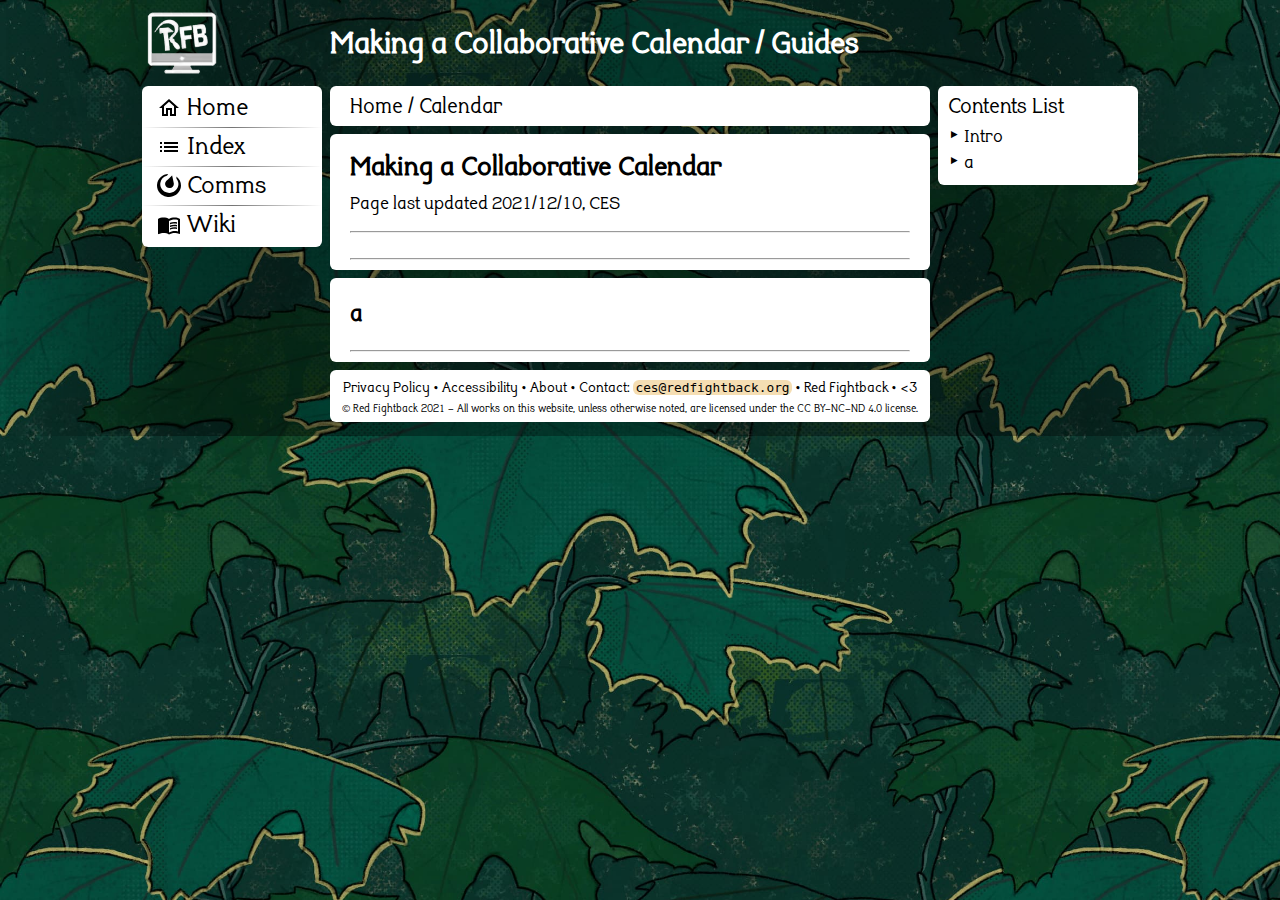
<file: calendar.html>
<!DOCTYPE html>
<html dir="ltr" lang="en">
<head>
    <link rel="stylesheet" href="style.css">
    <title>How to Make a Collaborative Calendar / Guides</title>
    <link rel="icon" type="image/x-icon" href="images/site/webicon.webp">
    <!-- <meta http-equiv="content-security-policy" content="default-src 'self' https://;"> -->
    <meta charset="utf-8">
    <meta name="description" content="Privacy policy and cookies information">
    <meta name="keywords" content="Guide, Tech, Privacy, Cookies">
    <meta name="viewport" content="width=device-width, initial-scale=1.0">
</head>
<body>
    <div id="overbox" class="flexobject">
        <!-- left-side -->
        <header id="leftside" class="flexobject" role="banner">
            <nav id="navscontainer" class="flexobject" role="navigation">
                <!-- icon ontop of navsbar -->
                <a id="navsheader" href="index.html" role="button">
                    <img id="homelink" src="images/site/webicontranswebp.webp" alt="Logo">
                </a>
                <!-- main left-side navsbar -->
                <div id="leftsidenavsbox" class="bubblebox4navs flexobject">
                    <a class="navslink flexobject" style="padding-top:0.25rem;" href="index.html" role="button">
                        <img class="svgblk" src="images/site/home_black_24dp.svg" alt="Home icon">
                        <img class="svgwht" src="images/site/home_white_24dp.svg" alt="Home icon">
                        <span class="navslabel">Home</span>
                    </a>
                    <hr class="navs">
                    <a class="navslink flexobject" href="index.html#siteindex" role="button">
                        <img class="svgblk" src="images/site/list_black_24dp.svg" alt="Index icon">
                        <img class="svgwht" src="images/site/list_white_24dp.svg" alt="Index icon">
                        <span class="navslabel">Index</span>
                    </a>
                    <hr class="navs">
                    <a class="navslink flexobject" href="comms.html" role="button">
                        <img id="mmostsvg" class="svgblk" src="images/site/mattermostblack.svg" alt="Comms icon">
                        <img id="mmostsvg" class="svgwht" src="images/site/mattermostwhite.svg" alt="Comms icon">
                        <span class="navslabel">Comms</span>
                    </a>
                    <hr class="navs">
                    <a class="navslink flexobject" style="padding-bottom:0.25rem;" href="wiki.html" role="button">
                        <img class="svgblk" src="images/site/menu_book_black_24dp.svg" alt="Wiki icon">
                        <img class="svgwht" src="images/site/menu_book_white_24dp.svg" alt="Wiki icon">
                        <span class="navslabel">Wiki</span>
                    </a>
                </div>
            </nav>            
        </header>

        <!-- right-side -->
        <div id="rightside" class="flexobject">
            <div id="center" class="flexobject">
                <!-- site heading -->
                <div id="titlebox" class="flexobject">
                    <!-- header image on mobile -->
                    <a class="mobheader homelink" href="index.html" role="button">
                        <img id="homelink" src="images/site/webicontranswebp.webp" alt="Logo">
                    </a>
                    <h1 role="heading">Making a Collaborative Calendar / Guides</h1>
                </div>
                <!-- right-side location bar, navs on mobile -->
                <nav id="bubblebox4locbar" class="flexobject" role="navigation">
                    <!-- location on desktop-->
                    <a class="loclinks" href="index.html" role="link">Home /</a>
                    <a class="loclinks" href="calendar.html" role="link">Calendar</a>
                    <!-- navs on mobile -->
                    <a class="moblink navslink flexobject" href="index.html" role="button">
                        <img class="svgblk" src="images/site/home_black_24dp.svg" alt="Home icon">
                        <img class="svgwht" src="images/site/home_white_24dp.svg" alt="Home icon">
                        <span class="navslabel">Home</span>
                    </a>
                    <a class="moblink navslink flexobject" href="index.html#siteindex" role="button">
                        <img class="svgblk" src="images/site/list_black_24dp.svg" alt="Index icon">
                        <img class="svgwht" src="images/site/list_white_24dp.svg" alt="Index icon">
                        <span class="navslabel">Index</span>
                    </a>
                    <a class="moblink navslink flexobject" href="comms.html" role="button">
                        <img id="mmostsvg" class="svgblk" src="images/site/mattermostblack.svg" alt="Comms icon">
                        <img id="mmostsvg" class="svgwht" src="images/site/mattermostwhite.svg" alt="Comms icon">
                        <span class="navslabel">Comms</span>
                    </a>
                    <a class="moblink navslink flexobject" href="wiki.html" role="button">
                        <img class="svgblk" src="images/site/menu_book_black_24dp.svg" alt="Wiki icon">
                        <img class="svgwht" src="images/site/menu_book_white_24dp.svg" alt="Wiki icon">
                        <span class="navslabel">Wiki</span>
                    </a>
                </nav>

                <!-- article main -->
                <main>
                    <article class="flexobject">
                        <!-- title, author info, intro -->
                        <header class="bubblebox4content flexobject">
                            <!-- article title -->
                            <h2 id="threadsguide" class="" role="heading">Making a Collaborative Calendar</h2>
                            <!-- author, date -->
                            <span class="content">Page last updated <time datetime="2021-12-10 22:00">2021/12/10</time>, CES</span>
                            <hr>
                            <h3 id="intro" style="display: none;">Intro</h3>

                            <hr class="lasthr">
                        </header>

                        <section class="bubblebox4content">
                            <h3 id="wocomms">a</h3>

                            <hr class="lasthr">
                        </section>
                    </article>
                </main>

                <!-- site footer -->
                <nav id="sitefooter" class="bubblebox flexobject" role="contentinfo">
                    <div id="sitefooterlinks">
                        <a class="footerlinks" href="privacy.html" role="link">Privacy Policy</a>
                        <span class="footerbp">&#8226</span>
                        <a class="footerlinks" href="accessibility.html" role="link">Accessibility</a>
                        <span class="footerbp">&#8226</span>
                        <a class="footerlinks" href="about.html" role="link">About</a>
                        <span class="footerbp">&#8226</span>
                        <a class="footerlinks" href="mailto:ces@redfightback.org" role="link">Contact: <code class="inlinecode" style="font-size: 0.8em;">ces@redfightback.org</code></a>
                        <span class="footerbp">&#8226</span>
                        <a class="footerlinks" href="https://redfightback.org" role="link">Red Fightback</a>
                        <span class="footerbp">&#8226</span>
                        <span style="font-size: 0.8rem;">&lt3</span>
                    </div>
                    <div id="copyrightinfo">© Red Fightback 2021 - All works on this website, unless otherwise noted, are licensed under the CC BY-NC-ND 4.0 license.</div>
                </nav>
            </div>

            <!-- contents list far-right side -->
            <nav id="contentslist" class="flexobject" role="navigation">
                <!--  blank space -->
                <div id="contentsheader"></div>
                <!-- contents list -->
                <nav id="bubblebox4contentslist" class="flexobject">
                    <span id="contstitle" class="content">Contents List</span>
                    <a class="contslink" href="#intro" role="link">&#8227 Intro</a>
                    <a class="contslink" href="#wocomms" role="link">&#8227 a</a>

                </nav>
            </nav>
        </div>
    </div>
</body>
</html>
</file>
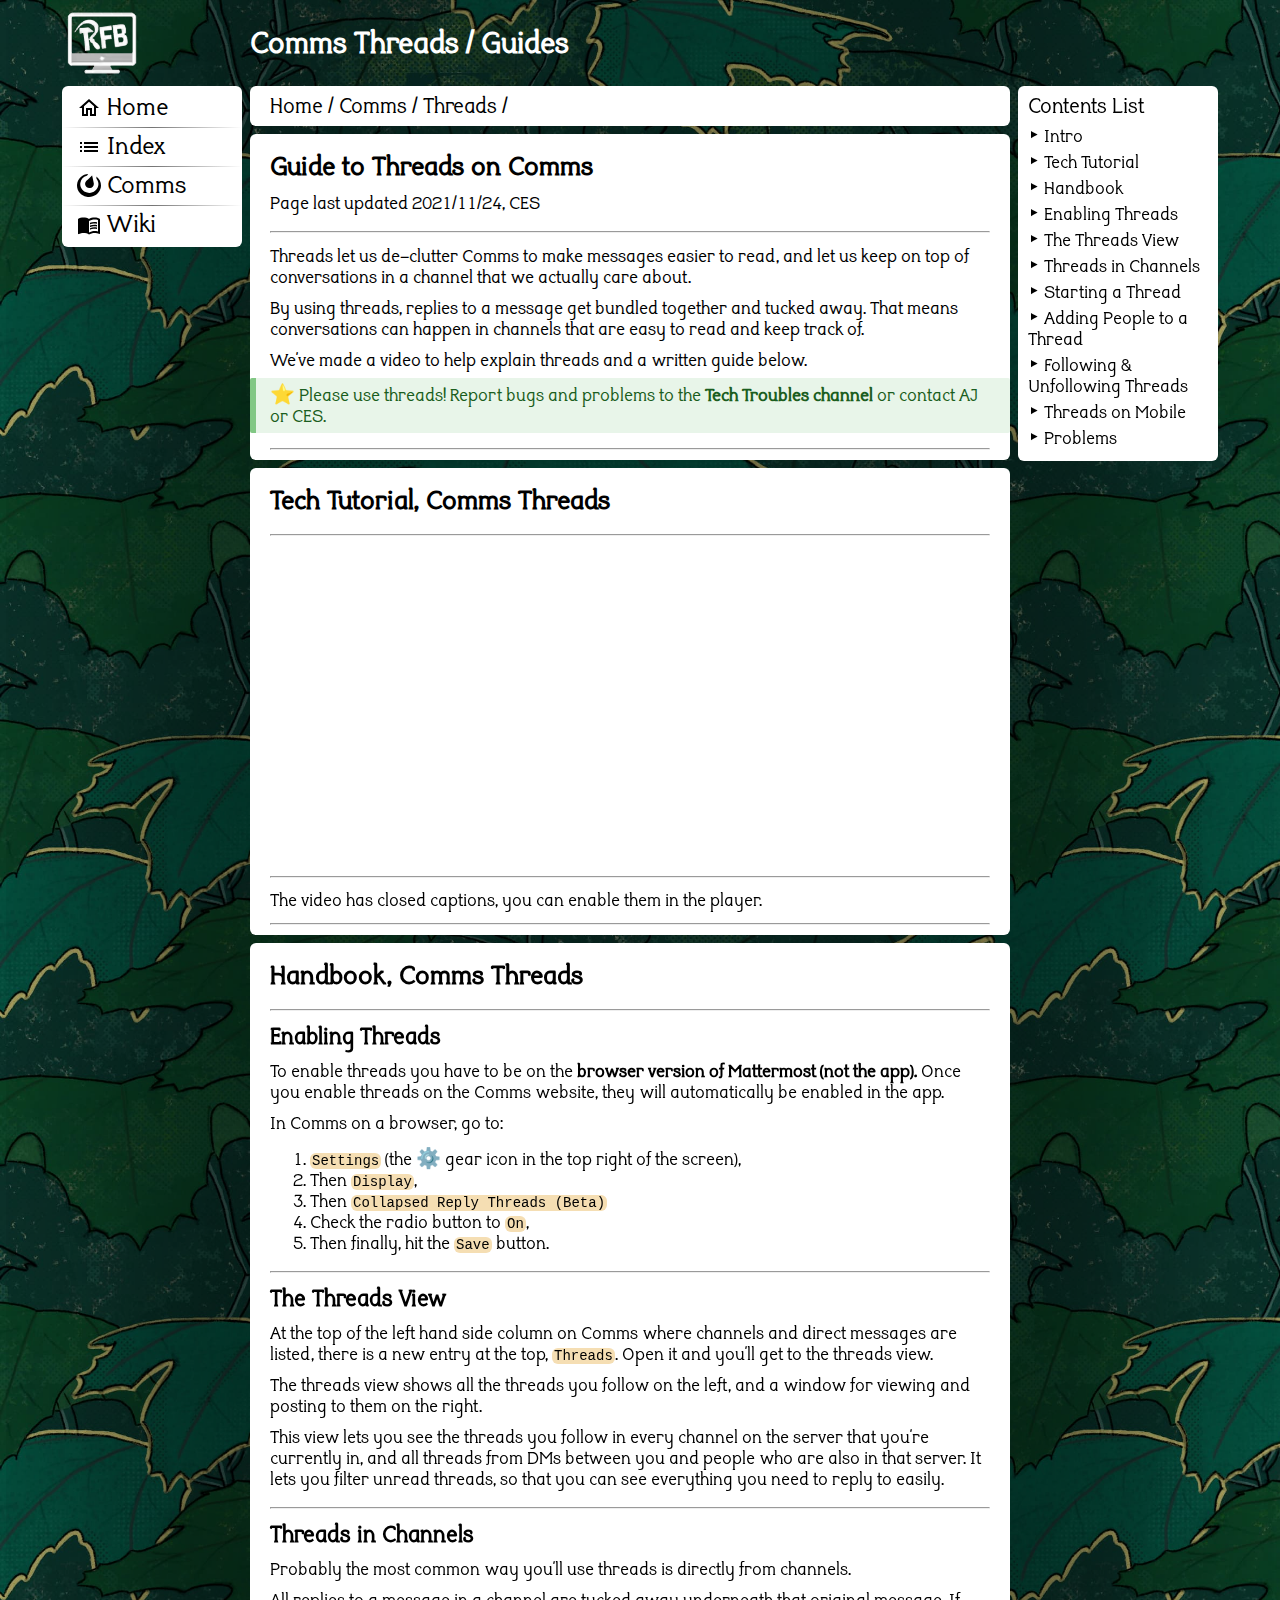
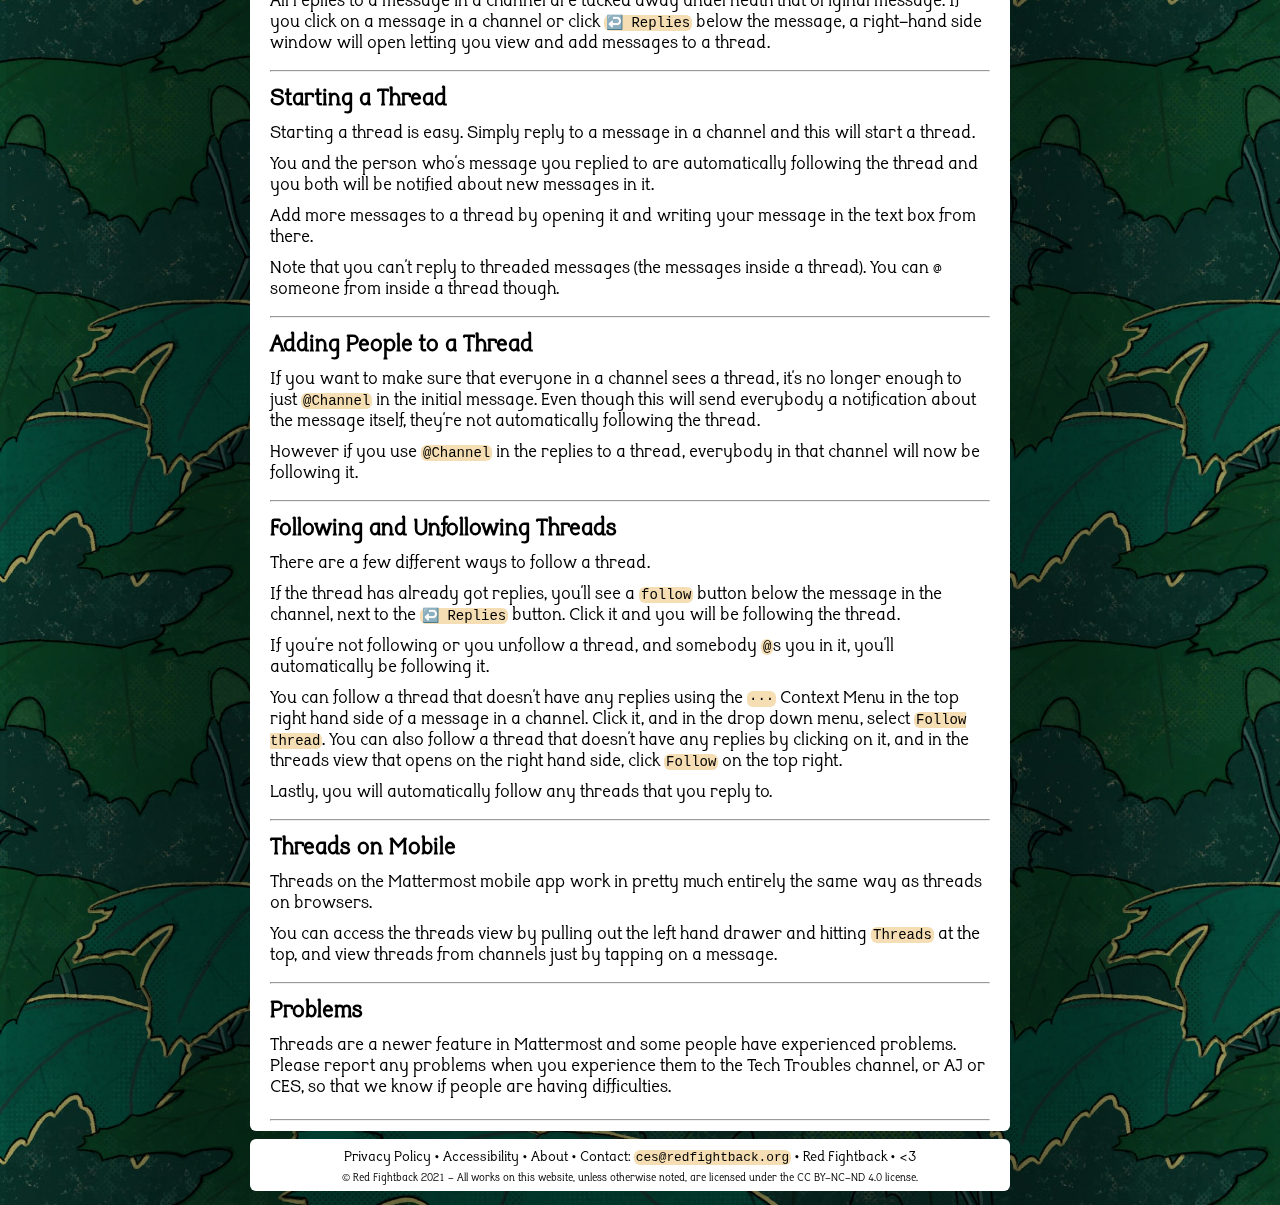
<file: commsthreads.html>
<!DOCTYPE html>
<html dir="ltr" lang="en">
<head>
    <link rel="stylesheet" href="style.css">
    <title>Comms Threads Guide / Guides</title>
    <link rel="icon" type="image/x-icon" href="images/site/webicon.webp">
    <!-- <meta http-equiv="content-security-policy" content="default-src 'self' https://;"> -->
    <meta charset="utf-8">
    <meta name="description" content="Privacy policy and cookies information">
    <meta name="keywords" content="Guide, Tech, Privacy, Cookies">
    <meta name="viewport" content="width=device-width, initial-scale=1.0">
</head>
<body>
    <div id="overbox" class="flexobject">
        <!-- left-side -->
        <header id="leftside" class="flexobject" role="banner">
            <nav id="navscontainer" class="flexobject" role="navigation">
                <!-- icon ontop of navsbar -->
                <a id="navsheader" href="index.html" role="button">
                    <img id="homelink" src="images/site/webicontranswebp.webp" alt="Logo">
                </a>
                <!-- main left-side navsbar -->
                <div id="leftsidenavsbox" class="bubblebox4navs flexobject">
                    <a class="navslink flexobject" style="padding-top:0.25rem;" href="index.html" role="button">
                        <img class="svgblk" src="images/site/home_black_24dp.svg" alt="Home icon">
                        <img class="svgwht" src="images/site/home_white_24dp.svg" alt="Home icon">
                        <span class="navslabel">Home</span>
                    </a>
                    <hr class="navs">
                    <a class="navslink flexobject" href="index.html#siteindex" role="button">
                        <img class="svgblk" src="images/site/list_black_24dp.svg" alt="Index icon">
                        <img class="svgwht" src="images/site/list_white_24dp.svg" alt="Index icon">
                        <span class="navslabel">Index</span>
                    </a>
                    <hr class="navs">
                    <a class="navslink flexobject" href="comms.html" role="button">
                        <img id="mmostsvg" class="svgblk" src="images/site/mattermostblack.svg" alt="Comms icon">
                        <img id="mmostsvg" class="svgwht" src="images/site/mattermostwhite.svg" alt="Comms icon">
                        <span class="navslabel">Comms</span>
                    </a>
                    <hr class="navs">
                    <a class="navslink flexobject" style="padding-bottom:0.25rem;" href="wiki.html" role="button">
                        <img class="svgblk" src="images/site/menu_book_black_24dp.svg" alt="Wiki icon">
                        <img class="svgwht" src="images/site/menu_book_white_24dp.svg" alt="Wiki icon">
                        <span class="navslabel">Wiki</span>
                    </a>
                </div>
            </nav>            
        </header>

        <!-- right-side -->
        <div id="rightside" class="flexobject">
            <div id="center" class="flexobject">
                <!-- site heading -->
                <div id="titlebox" class="flexobject">
                    <!-- header image on mobile -->
                    <a class="mobheader homelink" href="index.html" role="button">
                        <img id="homelink" src="images/site/webicontranswebp.webp" alt="Logo">
                    </a>
                    <h1 role="heading">Comms Threads / Guides</h1>
                </div>
                <!-- right-side location bar, navs on mobile -->
                <nav id="bubblebox4locbar" class="flexobject" role="navigation">
                    <!-- location on desktop-->
                    <a class="loclinks" href="index.html" role="link">Home /</a>
                    <a class="loclinks" href="comms.html" role="link">Comms /</a>
                    <a class="loclinks" href="commsthreads.html" role="link">Threads /</a>
                    <!-- navs on mobile -->
                    <a class="moblink navslink flexobject" href="index.html" role="button">
                        <img class="svgblk" src="images/site/home_black_24dp.svg" alt="Home icon">
                        <img class="svgwht" src="images/site/home_white_24dp.svg" alt="Home icon">
                        <span class="navslabel">Home</span>
                    </a>
                    <a class="moblink navslink flexobject" href="index.html#siteindex" role="button">
                        <img class="svgblk" src="images/site/list_black_24dp.svg" alt="Index icon">
                        <img class="svgwht" src="images/site/list_white_24dp.svg" alt="Index icon">
                        <span class="navslabel">Index</span>
                    </a>
                    <a class="moblink navslink flexobject" href="comms.html" role="button">
                        <img id="mmostsvg" class="svgblk" src="images/site/mattermostblack.svg" alt="Comms icon">
                        <img id="mmostsvg" class="svgwht" src="images/site/mattermostwhite.svg" alt="Comms icon">
                        <span class="navslabel">Comms</span>
                    </a>
                    <a class="moblink navslink flexobject" href="wiki.html" role="button">
                        <img class="svgblk" src="images/site/menu_book_black_24dp.svg" alt="Wiki icon">
                        <img class="svgwht" src="images/site/menu_book_white_24dp.svg" alt="Wiki icon">
                        <span class="navslabel">Wiki</span>
                    </a>
                </nav>

                <!-- article main -->
                <main>
                    <article class="flexobject">
                        <!-- title, author info, intro -->
                        <header class="bubblebox4content flexobject">
                            <!-- article title -->
                            <h2 id="threadsguide" class="" role="heading">Guide to Threads on Comms</h2>
                            <!-- author, date -->
                            <span class="content">Page last updated <time datetime="2021-11-24 20:40">2021/11/24</time>, CES</span>
                            <hr>
                            <h3 id="intro" style="display: none;">Intro</h3>
                            <p>Threads let us de-clutter Comms to make messages easier to read, and let us keep on top of conversations in a channel that we actually care about.</p>
                            <p>By using threads, replies to a message get bundled together and tucked away. That means conversations can happen in channels that are easy to read and keep track of.</p>
                            <p>We've made a video to help explain threads and a written guide below.</p>
                            <p class="motivation">⭐ Please use threads! Report bugs and problems to the <b>Tech Troubles channel</b> or contact AJ or CES.</p>
                            <hr class="lasthr">
                        </header>
                        <section class="bubblebox4content">
                            <h2 id="techtutorial">Tech Tutorial, Comms Threads</h2>
                            <hr>
                            <iframe class="flexobject vidframe" style="align-self: center;" src="https://www.youtube-nocookie.com/embed/rhMii8w4ZBg" title="YouTube video player" frameborder="0" allow="accelerometer; autoplay; clipboard-write; encrypted-media; gyroscope; picture-in-picture" allowfullscreen></iframe>
                            <hr>
                            <span style="margin-top: 0.2rem;">The video has closed captions, you can enable them in the player.</span>
                            <hr>
                        </section>
                        <section class="bubblebox4content">
                            <h2 id="handbook">Handbook, Comms Threads</h2>
                            <hr>
                            <h3 id="enablingthreads">Enabling Threads</h3>
                            <p>To enable threads you have to be on the <b>browser version of Mattermost (not the app).</b> Once you enable threads on the Comms website, they will automatically be enabled in the app.</p>
                            <span class="content">In Comms on a browser, go to:</span>
                            <ol class="content"><li><code>Settings</code> (the ⚙️ gear icon in the top right of the screen),</li><li>Then <code>Display</code>,</li><li>Then <code>Collapsed Reply Threads (Beta)</code></li><li>Check the radio button to <code>On</code>,</li><li>Then finally, hit the <code>Save</code> button.</li></ol>
                            <hr>
                            <h3 id="thethreadsview">The Threads View</h3>
                            <p>At the top of the left hand side column on Comms where channels and direct messages are listed, there is a new entry at the top, <code>Threads</code>. Open it and you'll get to the threads view.</p>
                            <p>The threads view shows all the threads you follow on the left, and a window for viewing and posting to them on the right.</p>
                            <p>This view lets you see the threads you follow in every channel on the server that you're currently in, and all threads from DMs between you and people who are also in that server. It lets you filter unread threads, so that you can see everything you need to reply to easily.</p>
                            <hr>
                            <h3 id="threadsinchannels">Threads in Channels</h3>
                            <p>Probably the most common way you'll use threads is directly from channels.</p>
                            <p>All replies to a message in a channel are tucked away underneath that original message. If you click on a message in a channel or click <code>↩️ Replies</code> below the message, a right-hand side window will open letting you view and add messages to a thread.</p>
                            <hr>
                            <h3 id="startingathread">Starting a Thread</h3>
                            <p>Starting a thread is easy. Simply reply to a message in a channel and this will start a thread.</p>
                            <p>You and the person who's message you replied to are automatically following the thread and you both will be notified about new messages in it.</p>
                            <p>Add more messages to a thread by opening it and writing your message in the text box from there.</p>
                            <p>Note that you can't reply to threaded messages (the messages inside a thread). You can @ someone from inside a thread though.</p>
                            <hr>
                            <h3 id="addingpeopletoathread">Adding People to a Thread</h3>
                            <p>If you want to make sure that everyone in a channel sees a thread, it's no longer enough to just <code>@Channel</code> in the initial message. Even though this will send everybody a notification about the message itself, they're not automatically following the thread.</p>
                            <p>However if you use <code>@Channel</code> in the replies to a thread, everybody in that channel will now be following it.</p>
                            <hr>
                            <h3 id="followingthreads">Following and Unfollowing Threads</h3>
                            <p>There are a few different ways to follow a thread.</p>
                            <p>If the thread has already got replies, you'll see a <code>follow</code> button below the message in the channel, next to the <code>↩️ Replies</code> button. Click it and you will be following the thread.</p>
                            <p>If you're not following or you unfollow a thread, and somebody <code>@</code>s you in it, you'll automatically be following it.</p>
                            <p>You can follow a thread that doesn't have any replies using the <code>···</code> Context Menu in the top right hand side of a message in a channel. Click it, and in the drop down menu, select <code>Follow thread</code>. You can also follow a thread that doesn't have any replies by clicking on it, and in the threads view that opens on the right hand side, click <code>Follow</code> on the top right.</p>
                            <p>Lastly, you will automatically follow any threads that you reply to.</p>
                            <hr>
                            <h3 id="threadsonmobile">Threads on Mobile</h3>
                            <p>Threads on the Mattermost mobile app work in pretty much entirely the same way as threads on browsers.</p>
                            <p>You can access the threads view by pulling out the left hand drawer and hitting <code>Threads</code> at the top, and view threads from channels just by tapping on a message.</p>
                            <hr>
                            <h3 id="problems">Problems</h3>
                            <p>Threads are a newer feature in Mattermost and some people have experienced problems. Please report any problems when you experience them to the Tech Troubles channel, or AJ or CES, so that we know if people are having difficulties.</p>
                            <hr class="lasthr">
                        </section>
                    </article>
                </main>

                <!-- site footer -->
                <nav id="sitefooter" class="bubblebox flexobject" role="contentinfo">
                    <div id="sitefooterlinks">
                        <a class="footerlinks" href="privacy.html" role="link">Privacy Policy</a>
                        <span class="footerbp">&#8226</span>
                        <a class="footerlinks" href="accessibility.html" role="link">Accessibility</a>
                        <span class="footerbp">&#8226</span>
                        <a class="footerlinks" href="about.html" role="link">About</a>
                        <span class="footerbp">&#8226</span>
                        <a class="footerlinks" href="mailto:ces@redfightback.org" role="link">Contact: <code class="inlinecode" style="font-size: 0.8em;">ces@redfightback.org</code></a>
                        <span class="footerbp">&#8226</span>
                        <a class="footerlinks" href="https://redfightback.org" role="link">Red Fightback</a>
                        <span class="footerbp">&#8226</span>
                        <span style="font-size: 0.8rem;">&lt3</span>
                    </div>
                    <div id="copyrightinfo">© Red Fightback 2021 - All works on this website, unless otherwise noted, are licensed under the CC BY-NC-ND 4.0 license.</div>
                </nav>
            </div>

            <!-- contents list far-right side -->
            <nav id="contentslist" class="flexobject" role="navigation">
                <!--  blank space -->
                <div id="contentsheader"></div>
                <!-- contents list -->
                <nav id="bubblebox4contentslist" class="flexobject">
                    <span id="contstitle" class="content">Contents List</span>
                    <a class="contslink" href="#intro" role="link">&#8227 Intro</a>
                    <a class="contslink" href="#techtutorial" role="link">&#8227 Tech Tutorial</a>
                    <a class="contslink" href="#handbook" role="link">&#8227 Handbook</a>
                    <a class="contslink" href="#enablingthreads" role="link">&#8227 Enabling Threads</a>
                    <a class="contslink" href="#thethreadsview" role="link">&#8227 The Threads View</a>
                    <a class="contslink" href="#threadsinchannels" role="link">&#8227 Threads in Channels</a>
                    <a class="contslink" href="#startingathread" role="link">&#8227 Starting a Thread</a>
                    <a class="contslink" href="#addingpeopletoathread" role="link">&#8227 Adding People to a Thread</a>
                    <a class="contslink" href="#followingthreads" role="link">&#8227 Following & Unfollowing Threads</a>
                    <a class="contslink" href="#threadsonmobile" role="link">&#8227 Threads on Mobile</a>
                    <a class="contslink" href="#problems" role="link">&#8227 Problems</a>
                </nav>
            </nav>
        </div>
    </div>
</body>
</html>
</file>
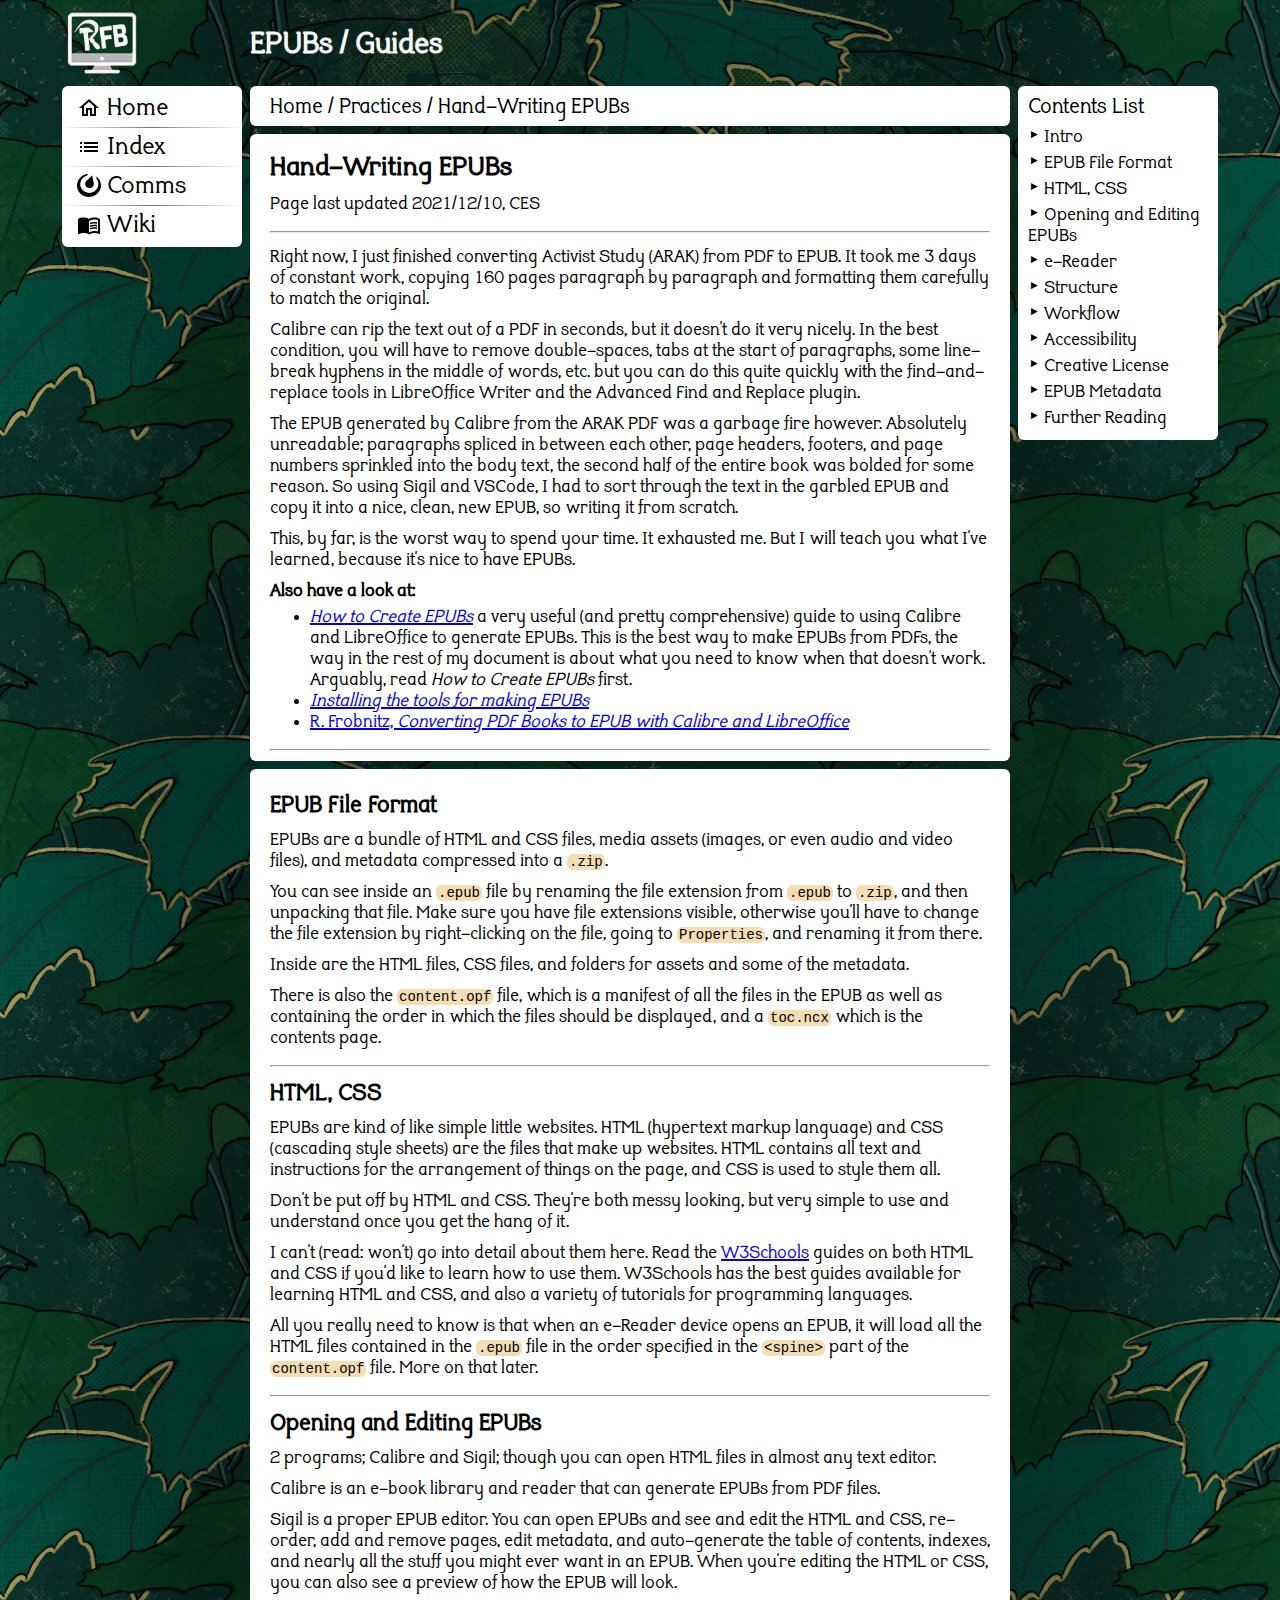
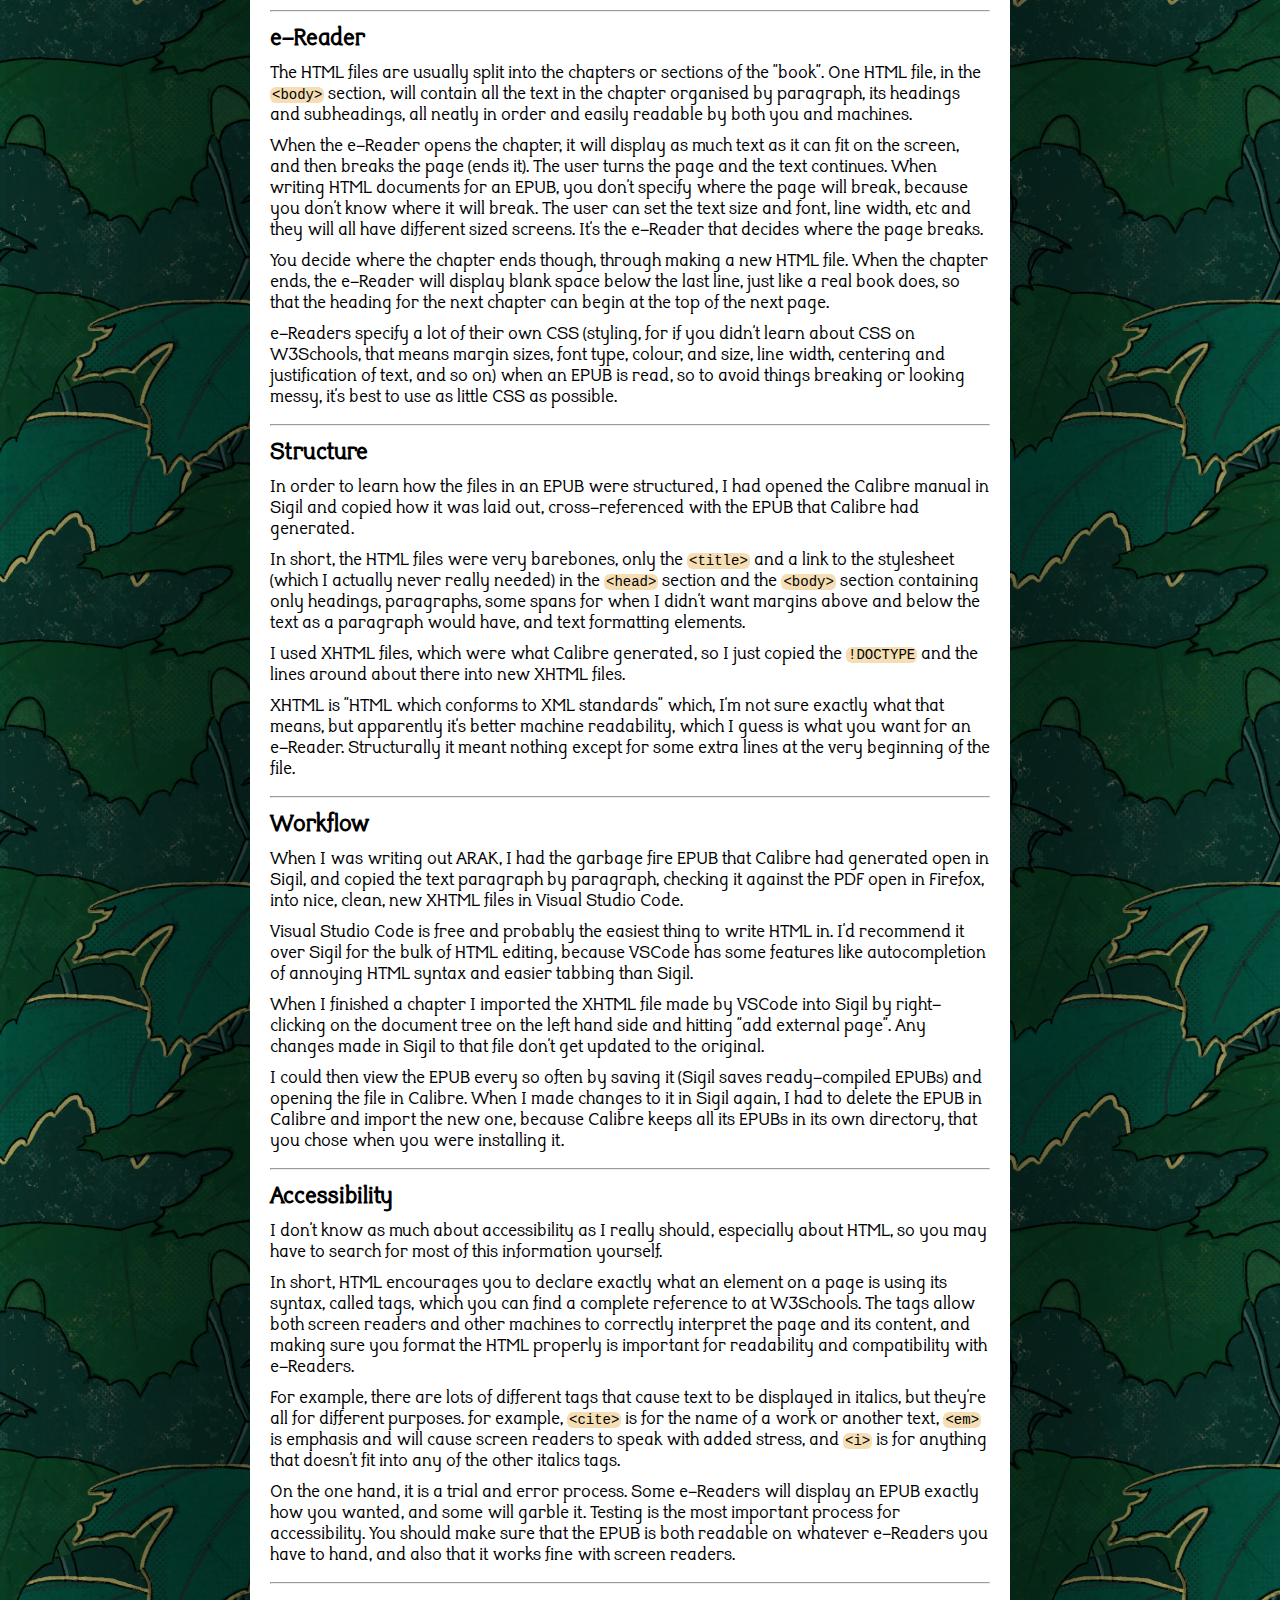
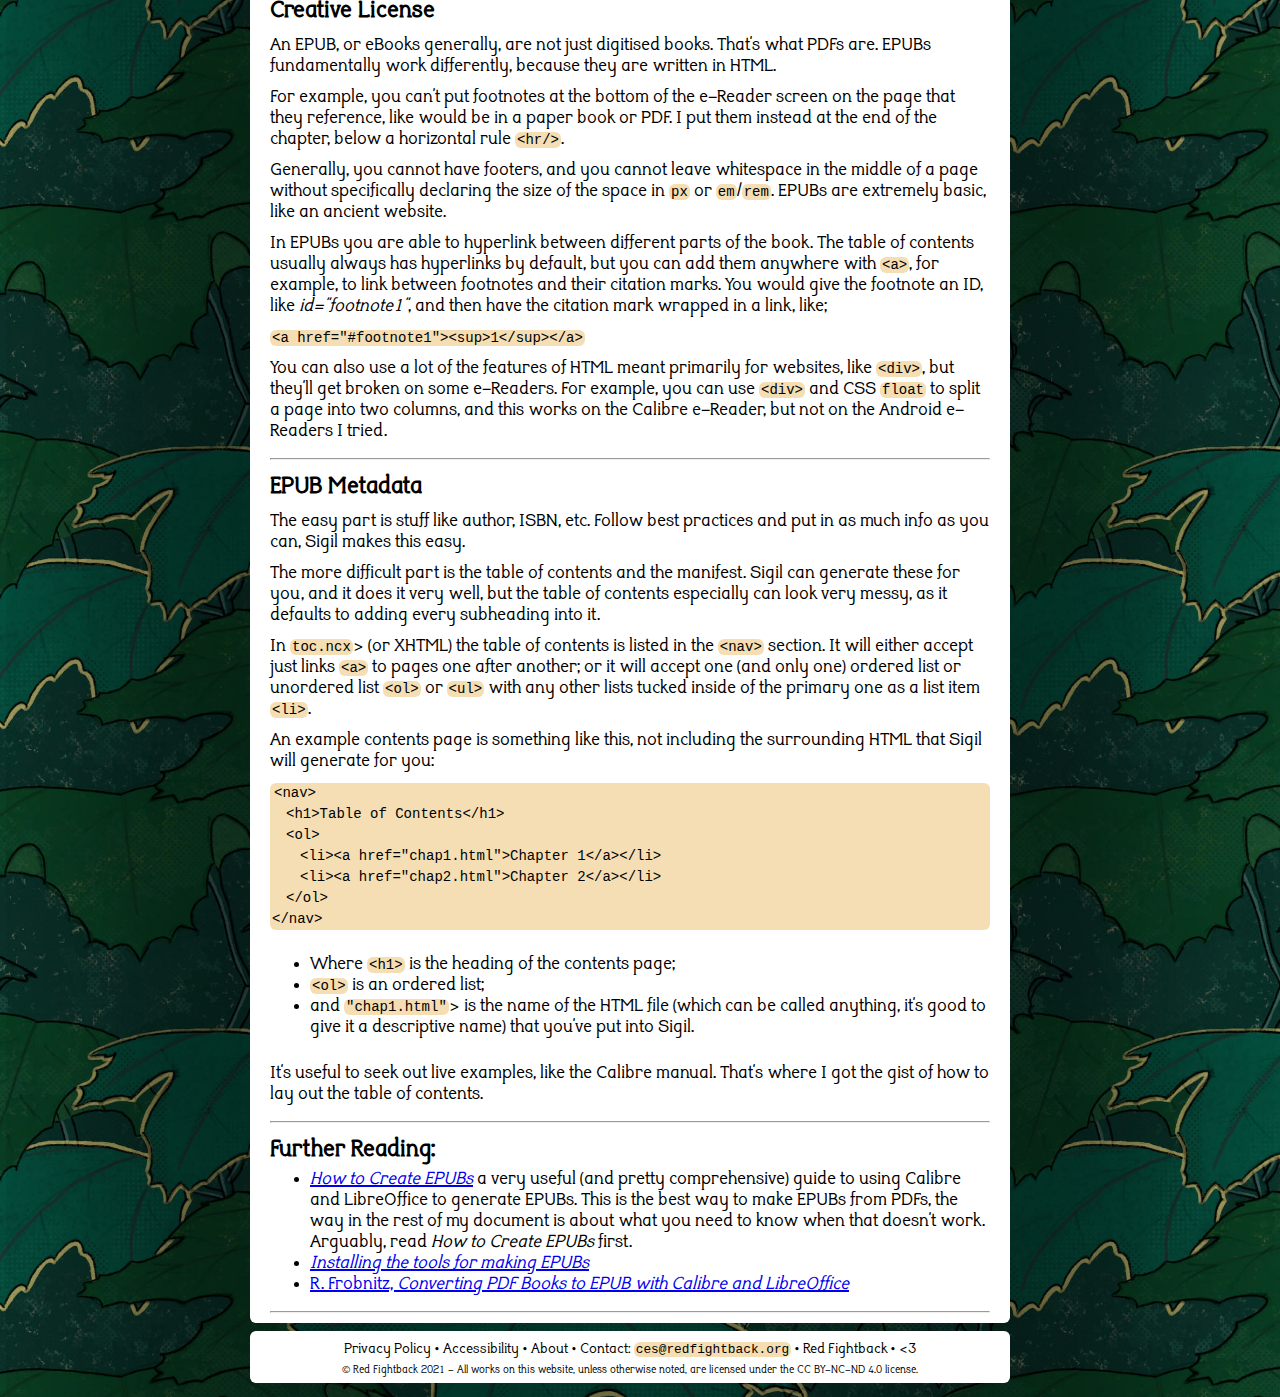
<file: hand-writing-epubs.html>
<!DOCTYPE html>
<html dir="ltr" lang="en">
<head>
    <link rel="stylesheet" href="style.css">
    <title>Hand-Writing EPUBs / Guides</title>
    <link rel="icon" type="image/x-icon" href="images/site/webicon.webp">
    <!-- <meta http-equiv="content-security-policy" content="default-src 'self' https://;"> -->
    <meta charset="utf-8">
    <meta name="description" content="Privacy policy and cookies information">
    <meta name="keywords" content="Guide, Tech, Privacy, Cookies">
    <meta name="viewport" content="width=device-width, initial-scale=1.0">
</head>
<body>
    <div id="overbox" class="flexobject">
        <!-- left-side -->
        <header id="leftside" class="flexobject" role="banner">
            <nav id="navscontainer" class="flexobject" role="navigation">
                <!-- icon ontop of navsbar -->
                <a id="navsheader" href="index.html" role="button">
                    <img id="homelink" src="images/site/webicontranswebp.webp" alt="Logo">
                </a>
                <!-- main left-side navsbar -->
                <div id="leftsidenavsbox" class="bubblebox4navs flexobject">
                    <a class="navslink flexobject" style="padding-top:0.25rem;" href="index.html" role="button">
                        <img class="svgblk" src="images/site/home_black_24dp.svg" alt="Home icon">
                        <img class="svgwht" src="images/site/home_white_24dp.svg" alt="Home icon">
                        <span class="navslabel">Home</span>
                    </a>
                    <hr class="navs">
                    <a class="navslink flexobject" href="index.html#siteindex" role="button">
                        <img class="svgblk" src="images/site/list_black_24dp.svg" alt="Index icon">
                        <img class="svgwht" src="images/site/list_white_24dp.svg" alt="Index icon">
                        <span class="navslabel">Index</span>
                    </a>
                    <hr class="navs">
                    <a class="navslink flexobject" href="comms.html" role="button">
                        <img id="mmostsvg" class="svgblk" src="images/site/mattermostblack.svg" alt="Comms icon">
                        <img id="mmostsvg" class="svgwht" src="images/site/mattermostwhite.svg" alt="Comms icon">
                        <span class="navslabel">Comms</span>
                    </a>
                    <hr class="navs">
                    <a class="navslink flexobject" style="padding-bottom:0.25rem;" href="wiki.html" role="button">
                        <img class="svgblk" src="images/site/menu_book_black_24dp.svg" alt="Wiki icon">
                        <img class="svgwht" src="images/site/menu_book_white_24dp.svg" alt="Wiki icon">
                        <span class="navslabel">Wiki</span>
                    </a>
                </div>
            </nav>            
        </header>

        <!-- right-side -->
        <div id="rightside" class="flexobject">
            <div id="center" class="flexobject">
                <!-- site heading -->
                <div id="titlebox" class="flexobject">
                    <!-- header image on mobile -->
                    <a class="mobheader homelink" href="index.html" role="button">
                        <img id="homelink" src="images/site/webicontranswebp.webp" alt="Logo">
                    </a>
                    <h1 role="heading">EPUBs / Guides</h1>
                </div>
                <!-- right-side location bar, navs on mobile -->
                <nav id="bubblebox4locbar" class="flexobject" role="navigation">
                    <!-- location on desktop-->
                    <a class="loclinks" href="index.html" role="link">Home /</a>
                    <a class="loclinks" href="practices.html" role="link">Practices /</a>
                    <a class="loclinks" href="hand-writing-epubs.html" role="link">Hand-Writing EPUBs</a>
                    <!-- navs on mobile -->
                    <a class="moblink navslink flexobject" href="index.html" role="button">
                        <img class="svgblk" src="images/site/home_black_24dp.svg" alt="Home icon">
                        <img class="svgwht" src="images/site/home_white_24dp.svg" alt="Home icon">
                        <span class="navslabel">Home</span>
                    </a>
                    <a class="moblink navslink flexobject" href="index.html#siteindex" role="button">
                        <img class="svgblk" src="images/site/list_black_24dp.svg" alt="Index icon">
                        <img class="svgwht" src="images/site/list_white_24dp.svg" alt="Index icon">
                        <span class="navslabel">Index</span>
                    </a>
                    <a class="moblink navslink flexobject" href="comms.html" role="button">
                        <img id="mmostsvg" class="svgblk" src="images/site/mattermostblack.svg" alt="Comms icon">
                        <img id="mmostsvg" class="svgwht" src="images/site/mattermostwhite.svg" alt="Comms icon">
                        <span class="navslabel">Comms</span>
                    </a>
                    <a class="moblink navslink flexobject" href="wiki.html" role="button">
                        <img class="svgblk" src="images/site/menu_book_black_24dp.svg" alt="Wiki icon">
                        <img class="svgwht" src="images/site/menu_book_white_24dp.svg" alt="Wiki icon">
                        <span class="navslabel">Wiki</span>
                    </a>
                </nav>

                <!-- article main -->
                <main>
                    <article class="flexobject">
                        <!-- title, author info, intro -->
                        <header class="bubblebox4content flexobject">
                            <!-- article title -->
                            <h2 id="threadsguide" class="" role="heading">Hand-Writing EPUBs</h2>
                            <!-- author, date -->
                            <span class="content">Page last updated <time datetime="2021-12-10 22:20">2021/12/10</time>, CES</span>
                            <hr>
                            <h3 id="intro" style="display: none;">Intro</h3>
                            <p>Right now, I just finished converting Activist Study (ARAK) from PDF to EPUB. It took me 3 days of constant work, copying 160 pages paragraph by paragraph and formatting them carefully to match the original.</p>
                            <p>Calibre can rip the text out of a PDF in seconds, but it doesn't do it very nicely. In the best condition, you will have to remove double-spaces, tabs at the start of paragraphs, some line-break hyphens in the middle of words, etc. but you can do this quite quickly with the find-and-replace tools in LibreOffice Writer and the Advanced Find and Replace plugin.</p>
                            <p>The EPUB generated by Calibre from the ARAK PDF was a garbage fire however. Absolutely unreadable; paragraphs spliced in between each other, page headers, footers, and page numbers sprinkled into the body text, the second half of the entire book was bolded for some reason. So using Sigil and VSCode, I had to sort through the text in the garbled EPUB and copy it into a nice, clean, new EPUB, so writing it from scratch.</p>
                            <p>This, by far, is the worst way to spend your time. It exhausted me. But I will teach you what I've learned, because it's nice to have EPUBs.</p>
                            <p><b>Also have a look at:</b></p>
                            <ul style="margin-top:0px; margin-bottom:0px;">
                                <li><a href="how-to-create-epubs.html"><cite>How to Create EPUBs</cite></a> a very useful (and pretty comprehensive) guide to using Calibre and LibreOffice to generate EPUBs. This is the best way to make EPUBs from PDFs, the way in the rest of my document is about what you need to know when that doesn't work. Arguably, read <cite>How to Create EPUBs</cite> first.</li>
                                <li><a href="epub-tools-inst.html"><cite>Installing the tools for making EPUBs</cite></a></li>
                                <li><a href="epub-making.html">R. Frobnitz, <cite>Converting PDF Books to EPUB with Calibre and LibreOffice</cite></a></li>
                            </ul>
                            <hr class="lasthr">
                        </header>
                        <section class="bubblebox4content">
                            <h3 id="epubfileformat">EPUB File Format</h3>
                            <p>EPUBs are a bundle of HTML and CSS files, media assets (images, or even audio and video files), and metadata compressed into a <code>.zip</code>.</p>
                            <p>You can see inside an <code>.epub</code> file by renaming the file extension from <code>.epub</code> to <code>.zip</code>, and then unpacking that file. Make sure you have file extensions visible, otherwise you'll have to change the file extension by right-clicking on the file, going to <code>Properties</code>, and renaming it from there.</p>
                            <p>Inside are the HTML files, CSS files, and folders for assets and some of the metadata.</p>
                            <p>There is also the <code>content.opf</code> file, which is a manifest of all the files in the EPUB as well as containing the order in which the files should be displayed, and a <code>toc.ncx</code> which is the contents page.</p>
                            <hr>
                            <h3 id="htmlcss">HTML, CSS</h3>
                            <p>EPUBs are kind of like simple little websites. HTML (hypertext markup language) and CSS (cascading style sheets) are the files that make up websites. HTML contains all text and instructions for the arrangement of things on the page, and CSS is used to style them all.</p>
                            <p>Don't be put off by HTML and CSS. They're both messy looking, but very simple to use and understand once you get the hang of it.</p>
                            <p>I can't (read: won't) go into detail about them here. Read the <a href="https://www.w3schools.com/html/default.asp">W3Schools</a> guides on both HTML and CSS if you'd like to learn how to use them. W3Schools has the best guides available for learning HTML and CSS, and also a variety of tutorials for programming languages.</p>
                            <p>All you really need to know is that when an e-Reader device opens an EPUB, it will load all the HTML files contained in the <code>.epub</code> file in the order specified in the <code>&#60;spine&#62;</code> part of the <code>content.opf</code> file. More on that later.</p>
                            <hr>
                            <h3 id="openeditepub">Opening and Editing EPUBs</h3>
                            <p>2 programs; Calibre and Sigil; though you can open HTML files in almost any text editor.</p>
                            <p>Calibre is an e-book library and reader that can generate EPUBs from PDF files.</p>
                            <p>Sigil is a proper EPUB editor. You can open EPUBs and see and edit the HTML and CSS, re-order, add and remove pages, edit metadata, and auto-generate the table of contents, indexes, and nearly all the stuff you might ever want in an EPUB. When you're editing the HTML or CSS, you can also see a preview of how the EPUB will look.</p>
                            <hr>
                            <h3 id="ereader">e-Reader</h3>
                            <p>The HTML files are usually split into the chapters or sections of the "book". One HTML file, in the <code>&#60;body&#62;</code> section, will contain all the text in the chapter organised by paragraph, its headings and subheadings, all neatly in order and easily readable by both you and machines.</p>
                            <p>When the e-Reader opens the chapter, it will display as much text as it can fit on the screen, and then breaks the page (ends it). The user turns the page and the text continues. When writing HTML documents for an EPUB, you don't specify where the page will break, because you don't know where it will break. The user can set the text size and font, line width, etc and they will all have different sized screens. It's the e-Reader that decides where the page breaks.</p>
                            <p>You decide where the chapter ends though, through making a new HTML file. When the chapter ends, the e-Reader will display blank space below the last line, just like a real book does, so that the heading for the next chapter can begin at the top of the next page.</p>
                            <p>e-Readers specify a lot of their own CSS (styling, for if you didn't learn about CSS on W3Schools, that means margin sizes, font type, colour, and size, line width, centering and justification of text, and so on) when an EPUB is read, so to avoid things breaking or looking messy, it's best to use as little CSS as possible.</p>
                            <hr>
                            <h3 id="structure">Structure</h3>
                            <p>In order to learn how the files in an EPUB were structured, I had opened the Calibre manual in Sigil and copied how it was laid out, cross-referenced with the EPUB that Calibre had generated.</p>
                            <p>In short, the HTML files were very barebones, only the <code>&#60;title&#62;</code> and a link to the stylesheet (which I actually never really needed) in the <code>&#60;head&#62;</code> section and the <code>&#60;body&#62;</code> section containing only headings, paragraphs, some spans for when I didn't want margins above and below the text as a paragraph would have, and text formatting elements.</p>
                            <p>I used XHTML files, which were what Calibre generated, so I just copied the <code>!DOCTYPE</code> and the lines around about there into new XHTML files.</p>
                            <p>XHTML is "HTML which conforms to XML standards" which, I'm not sure exactly what that means, but apparently it's better machine readability, which I guess is what you want for an e-Reader. Structurally it meant nothing except for some extra lines at the very beginning of the file.</p>
                            <hr>
                            <h3 id="workflow">Workflow</h3>
                            <p>When I was writing out ARAK, I had the garbage fire EPUB that Calibre had generated open in Sigil, and copied the text paragraph by paragraph, checking it against the PDF open in Firefox, into nice, clean, new XHTML files in Visual Studio Code.</p>
                            <p>Visual Studio Code is free and probably the easiest thing to write HTML in. I'd recommend it over Sigil for the bulk of HTML editing, because VSCode has some features like autocompletion of annoying HTML syntax and easier tabbing than Sigil.</p>
                            <p>When I finished a chapter I imported the XHTML file made by VSCode into Sigil by right-clicking on the document tree on the left hand side and hitting "add external page". Any changes made in Sigil to that file don't get updated to the original.</p>
                            <p>I could then view the EPUB every so often by saving it (Sigil saves ready-compiled EPUBs) and opening the file in Calibre. When I made changes to it in Sigil again, I had to delete the EPUB in Calibre and import the new one, because Calibre keeps all its EPUBs in its own directory, that you chose when you were installing it.</p>
                            <hr>
                            <h3 id="accessibility">Accessibility</h3>
                            <p>I don't know as much about accessibility as I really should, especially about HTML, so you may have to search for most of this information yourself.</p>
                            <p>In short, HTML encourages you to declare exactly what an element on a page is using its syntax, called tags, which you can find a complete reference to at W3Schools. The tags allow both screen readers and other machines to correctly interpret the page and its content, and making sure you format the HTML properly is important for readability and compatibility with e-Readers.</p>
                            <p>For example, there are lots of different tags that cause text to be displayed in italics, but they're all for different purposes. for example, <code>&#60;cite&#62;</code> is for the name of a work or another text, <code>&#60;em&#62;</code> is emphasis and will cause screen readers to speak with added stress, and <code>&#60;i&#62;</code> is for anything that doesn't fit into any of the other italics tags.</p>
                            <p>On the one hand, it is a trial and error process. Some e-Readers will display an EPUB exactly how you wanted, and some will garble it. Testing is the most important process for accessibility. You should make sure that the EPUB is both readable on whatever e-Readers you have to hand, and also that it works fine with screen readers.</p>
                            <hr>
                            <h3 id="creativelicense">Creative License</h3>
                            <p>An EPUB, or eBooks generally, are not just digitised books. That's what PDFs are. EPUBs fundamentally work differently, because they are written in HTML.</p>
                            <p>For example, you can't put footnotes at the bottom of the e-Reader screen on the page that they reference, like would be in a paper book or PDF. I put them instead at the end of the chapter, below a horizontal rule <code>&#60;hr/&#62;</code>.</p>
                            <p>Generally, you cannot have footers, and you cannot leave whitespace in the middle of a page without specifically declaring the size of the space in <code>px</code> or <code>em</code>/<code>rem</code>. EPUBs are extremely basic, like an ancient website.</p>
                            <p>In EPUBs you are able to hyperlink between different parts of the book. The table of contents usually always has hyperlinks by default, but you can add them anywhere with <code>&#60;a&#62;</code>, for example, to link between footnotes and their citation marks. You would give the footnote an ID, like <cite>id="footnote1"</cite>, and then have the citation mark wrapped in a link, like;</p>
                            <p><code>&#60;a href="#footnote1"&#62;&#60;sup&#62;1&#60;/sup&#62;&#60;/a&#62;</code></p>
                            <p>You can also use a lot of the features of HTML meant primarily for websites, like <code>&#60;div&#62;</code>, but they'll get broken on some e-Readers. For example, you can use <code>&#60;div&#62;</code> and CSS <code>float</code> to split a page into two columns, and this works on the Calibre e-Reader, but not on the Android e-Readers I tried.</p>
                            <hr>
                            <h3 id="epubmetadata">EPUB Metadata</h3>
                            <p>The easy part is stuff like author, ISBN, etc. Follow best practices and put in as much info as you can, Sigil makes this easy.</p>
                            <p>The more difficult part is the table of contents and the manifest. Sigil can generate these for you, and it does it very well, but the table of contents especially can look very messy, as it defaults to adding every subheading into it.</p>
                            <p>In <code>toc.ncx</code>> (or XHTML) the table of contents is listed in the <code>&#60;nav&#62;</code> section. It will either accept just links <code>&#60;a&#62;</code> to pages one after another; or it will accept one (and only one) ordered list or unordered list <code>&#60;ol&#62;</code> or <code>&#60;ul&#62;</code> with any other lists tucked inside of the primary one as a list item <code>&#60;li&#62;</code>.</p>
                            <p>An example contents page is something like this, not including the surrounding HTML that Sigil will generate for you:</p>
                            <p style="background-color: wheat; border-radius: 0.3rem; padding:0rem 0.1rem 0rem 0.1rem;"><code>&#60;nav&#62;<br>&emsp;&#60;h1&#62;Table of Contents&#60;/h1&#62;<br>&emsp;&#60;ol&#62;<br>&emsp;&emsp;&#60;li&#62;&#60;a href="chap1.html"&#62;Chapter 1&#60;/a&#62;&#60;/li&#62;<br>&emsp;&emsp;&#60;li&#62;&#60;a href="chap2.html"&#62;Chapter 2&#60;/a&#62;&#60;/li&#62;<br>&emsp;&#60;/ol&#62;<br>&#60;/nav&#62;<br></code></p>
                            <ul>
                                <li>Where <code>&#60;h1&#62;</code> is the heading of the contents page;</li>
                                <li><code>&#60;ol&#62;</code> is an ordered list;</li>
                                <li>and <code>"chap1.html"</code>> is the name of the HTML file (which can be called anything, it's good to give it a descriptive name) that you've put into Sigil.</li>
                            </ul>
                            <p>It's useful to seek out live examples, like the Calibre manual. That's where I got the gist of how to lay out the table of contents.</p>
                            <hr>
                            <h3 id="furtherreading">Further Reading:</h3>
                            <ul style="margin-top:0px; margin-bottom:0px;">
                                <li><a href="how-to-create-epubs.html"><cite>How to Create EPUBs</cite></a> a very useful (and pretty comprehensive) guide to using Calibre and LibreOffice to generate EPUBs. This is the best way to make EPUBs from PDFs, the way in the rest of my document is about what you need to know when that doesn't work. Arguably, read <cite>How to Create EPUBs</cite> first.</li>
                                <li><a href="epub-tools-inst.html"><cite>Installing the tools for making EPUBs</cite></a></li>
                                <li><a href="epub-making.html">R. Frobnitz, <cite>Converting PDF Books to EPUB with Calibre and LibreOffice</cite></a></li>
                            </ul>
                            <hr class="lasthr">
                        </section>
                    </article>
                </main>

                <!-- site footer -->
                <nav id="sitefooter" class="bubblebox flexobject" role="contentinfo">
                    <div id="sitefooterlinks">
                        <a class="footerlinks" href="privacy.html" role="link">Privacy Policy</a>
                        <span class="footerbp">&#8226</span>
                        <a class="footerlinks" href="accessibility.html" role="link">Accessibility</a>
                        <span class="footerbp">&#8226</span>
                        <a class="footerlinks" href="about.html" role="link">About</a>
                        <span class="footerbp">&#8226</span>
                        <a class="footerlinks" href="mailto:ces@redfightback.org" role="link">Contact: <code class="inlinecode" style="font-size: 0.8em;">ces@redfightback.org</code></a>
                        <span class="footerbp">&#8226</span>
                        <a class="footerlinks" href="https://redfightback.org" role="link">Red Fightback</a>
                        <span class="footerbp">&#8226</span>
                        <span style="font-size: 0.8rem;">&lt3</span>
                    </div>
                    <div id="copyrightinfo">© Red Fightback 2021 - All works on this website, unless otherwise noted, are licensed under the CC BY-NC-ND 4.0 license.</div>
                </nav>
            </div>

            <!-- contents list far-right side -->
            <nav id="contentslist" class="flexobject" role="navigation">
                <!--  blank space -->
                <div id="contentsheader"></div>
                <!-- contents list -->
                <nav id="bubblebox4contentslist" class="flexobject">
                    <span id="contstitle" class="content">Contents List</span>
                    <a class="contslink" href="#intro" role="link">&#8227 Intro</a>
                    <a class="contslink" href="#epubfileformat" role="link">&#8227 EPUB File Format</a>
                    <a class="contslink" href="#htmlcss" role="link">&#8227 HTML, CSS</a>
                    <a class="contslink" href="#openeditepub" role="link">&#8227 Opening and Editing EPUBs</a>
                    <a class="contslink" href="#ereader" role="link">&#8227 e-Reader</a>
                    <a class="contslink" href="#structure" role="link">&#8227 Structure</a>
                    <a class="contslink" href="#workflow" role="link">&#8227 Workflow</a>
                    <a class="contslink" href="#accessibility" role="link">&#8227 Accessibility</a>
                    <a class="contslink" href="#creativelicense" role="link">&#8227 Creative License</a>
                    <a class="contslink" href="#epubmetadata" role="link">&#8227 EPUB Metadata</a>
                    <a class="contslink" href="#furtherreading" role="link">&#8227 Further Reading</a>
                </nav>
            </nav>
        </div>
    </div>
</body>
</html>
</file>
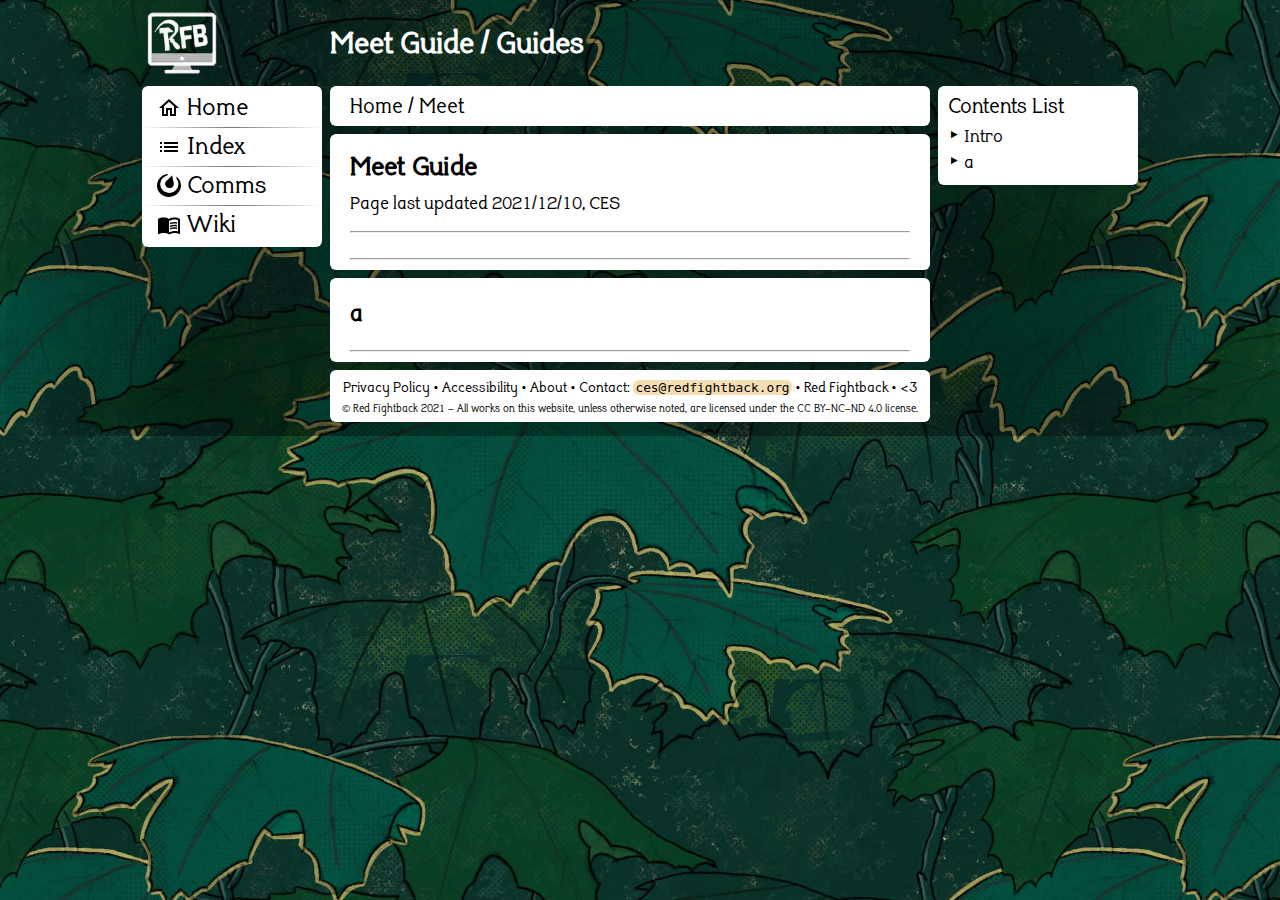
<file: jitsimeet.html>
<!DOCTYPE html>
<html dir="ltr" lang="en">
<head>
    <link rel="stylesheet" href="style.css">
    <title>Guide to Using Jitsi / Guides</title>
    <link rel="icon" type="image/x-icon" href="images/site/webicon.webp">
    <!-- <meta http-equiv="content-security-policy" content="default-src 'self' https://;"> -->
    <meta charset="utf-8">
    <meta name="description" content="Privacy policy and cookies information">
    <meta name="keywords" content="Guide, Tech, Privacy, Cookies">
    <meta name="viewport" content="width=device-width, initial-scale=1.0">
</head>
<body>
    <div id="overbox" class="flexobject">
        <!-- left-side -->
        <header id="leftside" class="flexobject" role="banner">
            <nav id="navscontainer" class="flexobject" role="navigation">
                <!-- icon ontop of navsbar -->
                <a id="navsheader" href="index.html" role="button">
                    <img id="homelink" src="images/site/webicontranswebp.webp" alt="Logo">
                </a>
                <!-- main left-side navsbar -->
                <div id="leftsidenavsbox" class="bubblebox4navs flexobject">
                    <a class="navslink flexobject" style="padding-top:0.25rem;" href="index.html" role="button">
                        <img class="svgblk" src="images/site/home_black_24dp.svg" alt="Home icon">
                        <img class="svgwht" src="images/site/home_white_24dp.svg" alt="Home icon">
                        <span class="navslabel">Home</span>
                    </a>
                    <hr class="navs">
                    <a class="navslink flexobject" href="index.html#siteindex" role="button">
                        <img class="svgblk" src="images/site/list_black_24dp.svg" alt="Index icon">
                        <img class="svgwht" src="images/site/list_white_24dp.svg" alt="Index icon">
                        <span class="navslabel">Index</span>
                    </a>
                    <hr class="navs">
                    <a class="navslink flexobject" href="comms.html" role="button">
                        <img id="mmostsvg" class="svgblk" src="images/site/mattermostblack.svg" alt="Comms icon">
                        <img id="mmostsvg" class="svgwht" src="images/site/mattermostwhite.svg" alt="Comms icon">
                        <span class="navslabel">Comms</span>
                    </a>
                    <hr class="navs">
                    <a class="navslink flexobject" style="padding-bottom:0.25rem;" href="wiki.html" role="button">
                        <img class="svgblk" src="images/site/menu_book_black_24dp.svg" alt="Wiki icon">
                        <img class="svgwht" src="images/site/menu_book_white_24dp.svg" alt="Wiki icon">
                        <span class="navslabel">Wiki</span>
                    </a>
                </div>
            </nav>            
        </header>

        <!-- right-side -->
        <div id="rightside" class="flexobject">
            <div id="center" class="flexobject">
                <!-- site heading -->
                <div id="titlebox" class="flexobject">
                    <!-- header image on mobile -->
                    <a class="mobheader homelink" href="index.html" role="button">
                        <img id="homelink" src="images/site/webicontranswebp.webp" alt="Logo">
                    </a>
                    <h1 role="heading">Meet Guide / Guides</h1>
                </div>
                <!-- right-side location bar, navs on mobile -->
                <nav id="bubblebox4locbar" class="flexobject" role="navigation">
                    <!-- location on desktop-->
                    <a class="loclinks" href="index.html" role="link">Home /</a>
                    <a class="loclinks" href="jitsimeet.html" role="link">Meet</a>
                    <!-- navs on mobile -->
                    <a class="moblink navslink flexobject" href="index.html" role="button">
                        <img class="svgblk" src="images/site/home_black_24dp.svg" alt="Home icon">
                        <img class="svgwht" src="images/site/home_white_24dp.svg" alt="Home icon">
                        <span class="navslabel">Home</span>
                    </a>
                    <a class="moblink navslink flexobject" href="index.html#siteindex" role="button">
                        <img class="svgblk" src="images/site/list_black_24dp.svg" alt="Index icon">
                        <img class="svgwht" src="images/site/list_white_24dp.svg" alt="Index icon">
                        <span class="navslabel">Index</span>
                    </a>
                    <a class="moblink navslink flexobject" href="comms.html" role="button">
                        <img id="mmostsvg" class="svgblk" src="images/site/mattermostblack.svg" alt="Comms icon">
                        <img id="mmostsvg" class="svgwht" src="images/site/mattermostwhite.svg" alt="Comms icon">
                        <span class="navslabel">Comms</span>
                    </a>
                    <a class="moblink navslink flexobject" href="wiki.html" role="button">
                        <img class="svgblk" src="images/site/menu_book_black_24dp.svg" alt="Wiki icon">
                        <img class="svgwht" src="images/site/menu_book_white_24dp.svg" alt="Wiki icon">
                        <span class="navslabel">Wiki</span>
                    </a>
                </nav>

                <!-- article main -->
                <main>
                    <article class="flexobject">
                        <!-- title, author info, intro -->
                        <header class="bubblebox4content flexobject">
                            <!-- article title -->
                            <h2 id="threadsguide" class="" role="heading">Meet Guide</h2>
                            <!-- author, date -->
                            <span class="content">Page last updated <time datetime="2021-12-10 22:30">2021/12/10</time>, CES</span>
                            <hr>
                            <h3 id="intro" style="display: none;">Intro</h3>

                            <hr class="lasthr">
                        </header>

                        <section class="bubblebox4content">
                            <h3 id="wocomms">a</h3>

                            <hr class="lasthr">
                        </section>
                    </article>
                </main>

                <!-- site footer -->
                <nav id="sitefooter" class="bubblebox flexobject" role="contentinfo">
                    <div id="sitefooterlinks">
                        <a class="footerlinks" href="privacy.html" role="link">Privacy Policy</a>
                        <span class="footerbp">&#8226</span>
                        <a class="footerlinks" href="accessibility.html" role="link">Accessibility</a>
                        <span class="footerbp">&#8226</span>
                        <a class="footerlinks" href="about.html" role="link">About</a>
                        <span class="footerbp">&#8226</span>
                        <a class="footerlinks" href="mailto:ces@redfightback.org" role="link">Contact: <code class="inlinecode" style="font-size: 0.8em;">ces@redfightback.org</code></a>
                        <span class="footerbp">&#8226</span>
                        <a class="footerlinks" href="https://redfightback.org" role="link">Red Fightback</a>
                        <span class="footerbp">&#8226</span>
                        <span style="font-size: 0.8rem;">&lt3</span>
                    </div>
                    <div id="copyrightinfo">© Red Fightback 2021 - All works on this website, unless otherwise noted, are licensed under the CC BY-NC-ND 4.0 license.</div>
                </nav>
            </div>

            <!-- contents list far-right side -->
            <nav id="contentslist" class="flexobject" role="navigation">
                <!--  blank space -->
                <div id="contentsheader"></div>
                <!-- contents list -->
                <nav id="bubblebox4contentslist" class="flexobject">
                    <span id="contstitle" class="content">Contents List</span>
                    <a class="contslink" href="#intro" role="link">&#8227 Intro</a>
                    <a class="contslink" href="#wocomms" role="link">&#8227 a</a>

                </nav>
            </nav>
        </div>
    </div>
</body>
</html>
</file>
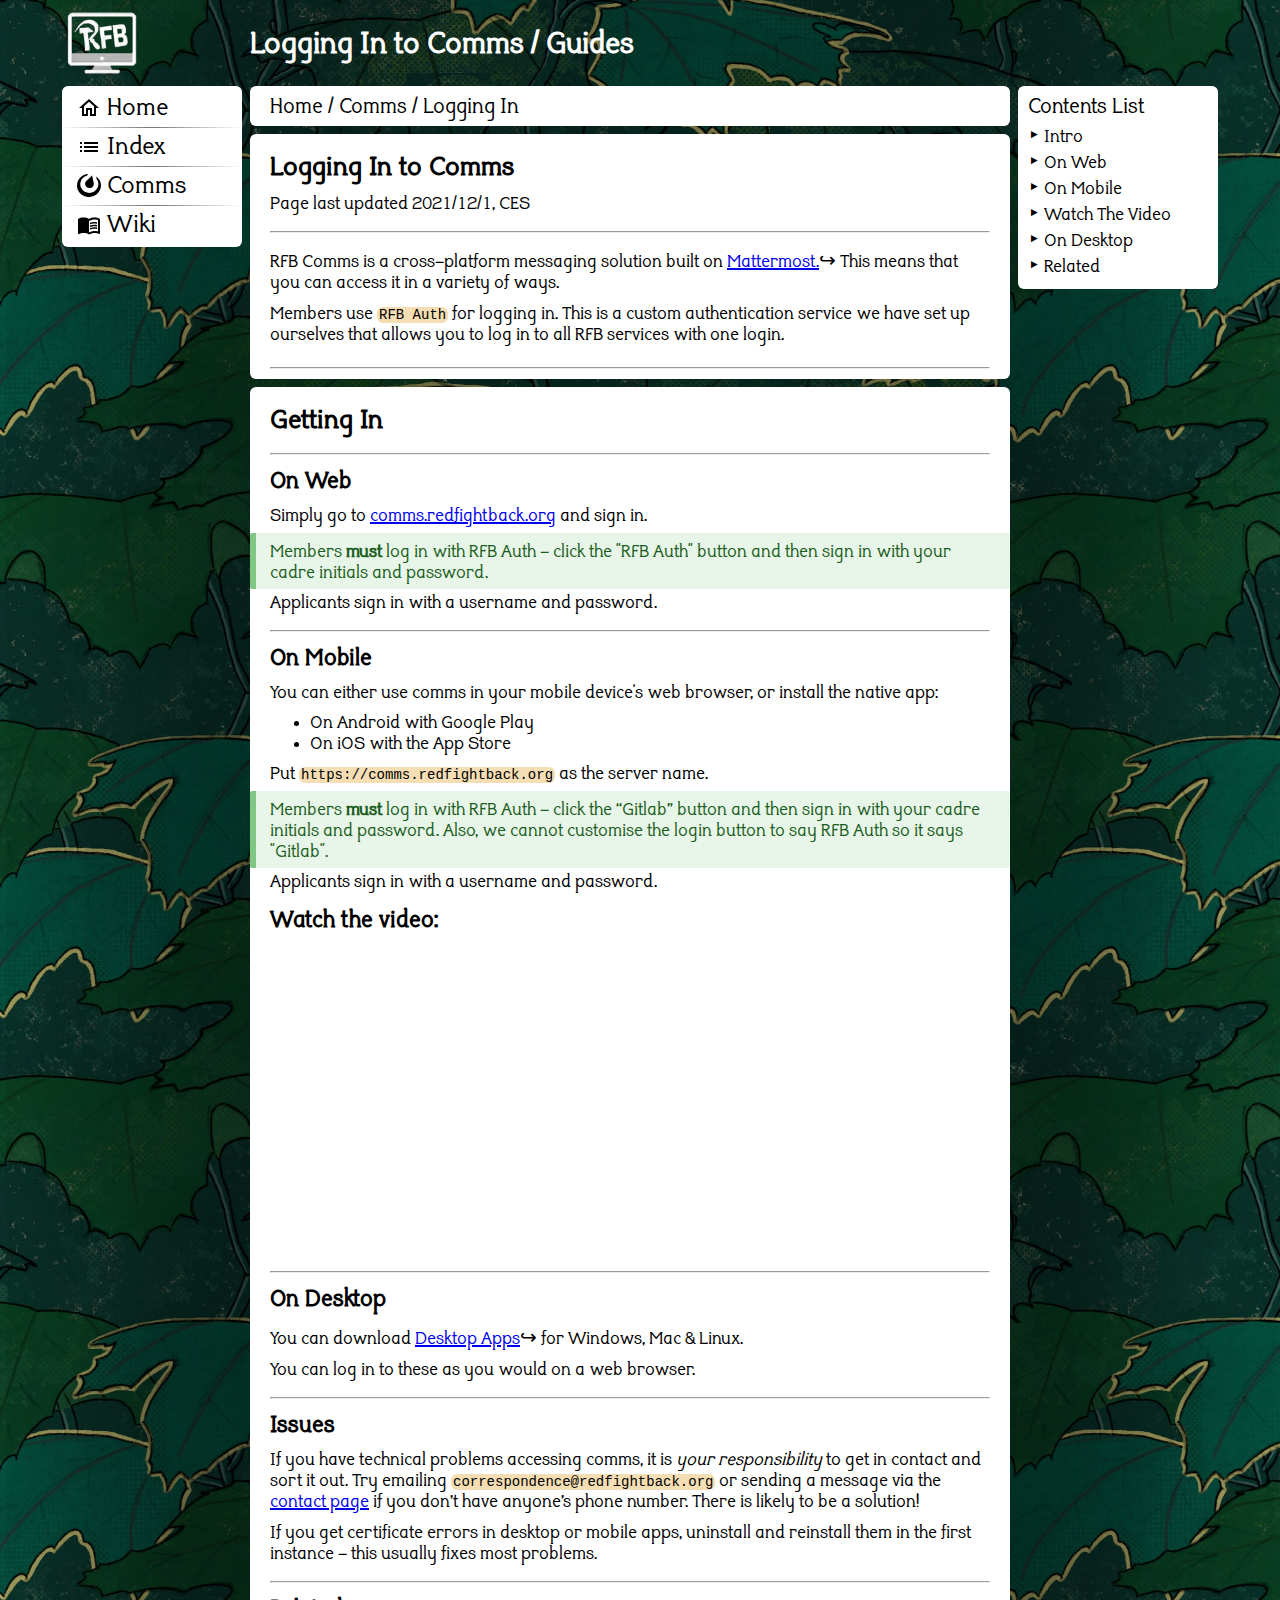
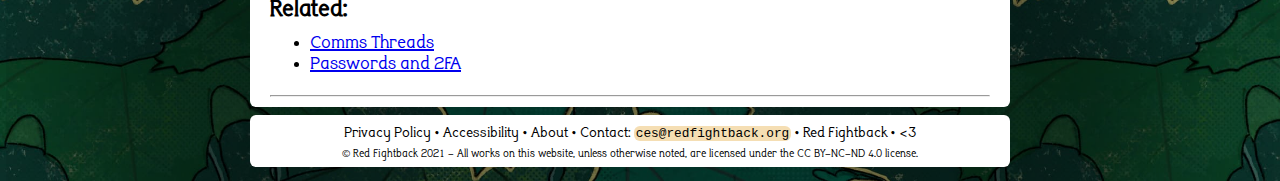
<file: logincomms.html>
<!DOCTYPE html>
<html dir="ltr" lang="en">
<head>
    <link rel="stylesheet" href="style.css">
    <title>Logging In to Mattermost / Guides</title>
    <link rel="icon" type="image/x-icon" href="images/site/webicon.webp">
    <!-- <meta http-equiv="content-security-policy" content="default-src 'self' https://;"> -->
    <meta charset="utf-8">
    <meta name="description" content="Privacy policy and cookies information">
    <meta name="keywords" content="Guide, Tech, Privacy, Cookies">
    <meta name="viewport" content="width=device-width, initial-scale=1.0">
</head>
<body>
    <div id="overbox" class="flexobject">
        <!-- left-side -->
        <header id="leftside" class="flexobject" role="banner">
            <nav id="navscontainer" class="flexobject" role="navigation">
                <!-- icon ontop of navsbar -->
                <a id="navsheader" href="index.html" role="button">
                    <img id="homelink" src="images/site/webicontranswebp.webp" alt="Logo">
                </a>
                <!-- main left-side navsbar -->
                <div id="leftsidenavsbox" class="bubblebox4navs flexobject">
                    <a class="navslink flexobject" style="padding-top:0.25rem;" href="index.html" role="button">
                        <img class="svgblk" src="images/site/home_black_24dp.svg" alt="Home icon">
                        <img class="svgwht" src="images/site/home_white_24dp.svg" alt="Home icon">
                        <span class="navslabel">Home</span>
                    </a>
                    <hr class="navs">
                    <a class="navslink flexobject" href="index.html#siteindex" role="button">
                        <img class="svgblk" src="images/site/list_black_24dp.svg" alt="Index icon">
                        <img class="svgwht" src="images/site/list_white_24dp.svg" alt="Index icon">
                        <span class="navslabel">Index</span>
                    </a>
                    <hr class="navs">
                    <a class="navslink flexobject" href="comms.html" role="button">
                        <img id="mmostsvg" class="svgblk" src="images/site/mattermostblack.svg" alt="Comms icon">
                        <img id="mmostsvg" class="svgwht" src="images/site/mattermostwhite.svg" alt="Comms icon">
                        <span class="navslabel">Comms</span>
                    </a>
                    <hr class="navs">
                    <a class="navslink flexobject" style="padding-bottom:0.25rem;" href="wiki.html" role="button">
                        <img class="svgblk" src="images/site/menu_book_black_24dp.svg" alt="Wiki icon">
                        <img class="svgwht" src="images/site/menu_book_white_24dp.svg" alt="Wiki icon">
                        <span class="navslabel">Wiki</span>
                    </a>
                </div>
            </nav>            
        </header>

        <!-- right-side -->
        <div id="rightside" class="flexobject">
            <div id="center" class="flexobject">
                <!-- site heading -->
                <div id="titlebox" class="flexobject">
                    <!-- header image on mobile -->
                    <a class="mobheader homelink" href="index.html" role="button">
                        <img id="homelink" src="images/site/webicontranswebp.webp" alt="Logo">
                    </a>
                    <h1 role="heading">Logging In to Comms / Guides</h1>
                </div>
                <!-- right-side location bar, navs on mobile -->
                <nav id="bubblebox4locbar" class="flexobject" role="navigation">
                    <!-- location on desktop-->
                    <a class="loclinks" href="index.html" role="link">Home /</a>
                    <a class="loclinks" href="comms.html" role="link">Comms /</a>
                    <a class="loclinks" href="logincomms.html" role="link">Logging In</a>
                    <!-- navs on mobile -->
                    <a class="moblink navslink flexobject" href="index.html" role="button">
                        <img class="svgblk" src="images/site/home_black_24dp.svg" alt="Home icon">
                        <img class="svgwht" src="images/site/home_white_24dp.svg" alt="Home icon">
                        <span class="navslabel">Home</span>
                    </a>
                    <a class="moblink navslink flexobject" href="index.html#siteindex" role="button">
                        <img class="svgblk" src="images/site/list_black_24dp.svg" alt="Index icon">
                        <img class="svgwht" src="images/site/list_white_24dp.svg" alt="Index icon">
                        <span class="navslabel">Index</span>
                    </a>
                    <a class="moblink navslink flexobject" href="comms.html" role="button">
                        <img id="mmostsvg" class="svgblk" src="images/site/mattermostblack.svg" alt="Comms icon">
                        <img id="mmostsvg" class="svgwht" src="images/site/mattermostwhite.svg" alt="Comms icon">
                        <span class="navslabel">Comms</span>
                    </a>
                    <a class="moblink navslink flexobject" href="wiki.html" role="button">
                        <img class="svgblk" src="images/site/menu_book_black_24dp.svg" alt="Wiki icon">
                        <img class="svgwht" src="images/site/menu_book_white_24dp.svg" alt="Wiki icon">
                        <span class="navslabel">Wiki</span>
                    </a>
                </nav>

                <!-- article main -->
                <main>
                    <article class="flexobject">
                        <!-- title, author info, intro -->
                        <header class="bubblebox4content flexobject">
                            <!-- article title -->
                            <h2 id="threadsguide" class="" role="heading">Logging In to Comms</h2>
                            <!-- author, date -->
                            <span class="content">Page last updated <time datetime="2021-12-01 01:00">2021/12/1</time>, CES</span>
                            <hr>
                            <h3 id="intro" style="display: none;">Intro</h3>
                            <p>RFB Comms is a cross-platform messaging solution built on <a href="https://mattermost.com/">Mattermost.</a>↪ This means that you can access it in a variety of ways.</p>
                            <p>Members use <code>RFB Auth</code> for logging in. This is a custom authentication service we have set up ourselves that allows you to log in to all RFB services with one login.</p>
                            <hr class="lasthr">
                        </header>

                        <section class="bubblebox4content">
                            <h2>Getting In</h2>
                            <hr>
                            <h3 id="web">On Web</h3>
                            <p>Simply go to <a href="https://comms.redfightback.org/">comms.redfightback.org</a> and sign in.</p>
                            <p class="motivation" style="padding-top:0.5rem;">Members <b>must</b> log in with RFB Auth - click the "RFB Auth" button and then sign in with your cadre initials and password.</p>
                            <p>Applicants sign in with a username and password.</p>
                            <hr>
                            <h3 id="mobile">On Mobile</h3>
                            <p>You can either use comms in your mobile device's web browser, or install the native app:</p>
                            <ul style="margin-top: 0.2rem; margin-bottom:0.2rem;">
                                <li>On Android with Google Play</li>
                                <li>On iOS with the App Store</li>
                            </ul>
                            <p>Put <code>https://comms.redfightback.org</code> as the server name.</p>
                            <p class="motivation" style="padding-top:0.5rem;">Members <b>must</b> log in with RFB Auth - click the “Gitlab” button and then sign in with your cadre initials and password. Also, we cannot customise the login button to say RFB Auth so it says "Gitlab".</p>
                            <p>Applicants sign in with a username and password.</p>
                            <h3 id="mobilevideo" style="margin-top:0.5rem;">Watch the video:</h3>
                            <iframe class="flexobject vidframe" style="align-self: center;" src="https://www.youtube-nocookie.com/embed/j6LauB_criw" title="YouTube video player" frameborder="0" allow="accelerometer; autoplay; clipboard-write; encrypted-media; gyroscope; picture-in-picture" allowfullscreen></iframe>
                            <hr>
                            <h3 id="desktop">On Desktop</h3>
                            <p>You can download <a href="https://mattermost.com/download/#mattermostApps">Desktop Apps</a>↪ for Windows, Mac & Linux.</p>
                            <p>You can log in to these as you would on a web browser.</p>
                            <hr>
                            <h3 id="issues">Issues</h3>
                            <p>If you have technical problems accessing comms, it is <em>your responsibility</em> to get in contact and sort it out. Try emailing <code>correspondence@redfightback.org</code> or sending a message via the <a href="https://redfightback.org/contact/">contact page</a> if you don’t have anyone’s phone number. There is likely to be a solution!</p>
                            <p>If you get certificate errors in desktop or mobile apps, uninstall and reinstall them in the first instance - this usually fixes most problems.</p>
                            <hr>
                            <h3 id="related">Related:</h3>
                            <ul style="margin-top: 0.2rem; margin-bottom:0.2rem;">
                                <li><a href="commsthreads.html">Comms Threads</a></li>
                                <li><a href="auth.html">Passwords and 2FA</a></li>
                            </ul>
                            <hr class="lasthr">
                        </section>
                    </article>
                </main>

                <!-- site footer -->
                <nav id="sitefooter" class="bubblebox flexobject" role="contentinfo">
                    <div id="sitefooterlinks">
                        <a class="footerlinks" href="privacy.html" role="link">Privacy Policy</a>
                        <span class="footerbp">&#8226</span>
                        <a class="footerlinks" href="accessibility.html" role="link">Accessibility</a>
                        <span class="footerbp">&#8226</span>
                        <a class="footerlinks" href="about.html" role="link">About</a>
                        <span class="footerbp">&#8226</span>
                        <a class="footerlinks" href="mailto:ces@redfightback.org" role="link">Contact: <code class="inlinecode" style="font-size: 0.8em;">ces@redfightback.org</code></a>
                        <span class="footerbp">&#8226</span>
                        <a class="footerlinks" href="https://redfightback.org" role="link">Red Fightback</a>
                        <span class="footerbp">&#8226</span>
                        <span style="font-size: 0.8rem;">&lt3</span>
                    </div>
                    <div id="copyrightinfo">© Red Fightback 2021 - All works on this website, unless otherwise noted, are licensed under the CC BY-NC-ND 4.0 license.</div>
                </nav>
            </div>

            <!-- contents list far-right side -->
            <nav id="contentslist" class="flexobject" role="navigation">
                <!--  blank space -->
                <div id="contentsheader"></div>
                <!-- contents list -->
                <nav id="bubblebox4contentslist" class="flexobject">
                    <span id="contstitle" class="content">Contents List</span>
                    <a class="contslink" href="#intro" role="link">&#8227 Intro</a>
                    <a class="contslink" href="#web" role="link">&#8227 On Web</a>
                    <a class="contslink" href="#mobile" role="link">&#8227 On Mobile</a>
                    <a class="contslink" href="#mobilevideo" role="link">&#8227 Watch The Video</a>
                    <a class="contslink" href="#desktop" role="link">&#8227 On Desktop</a>
                    <a class="contslink" href="#related" role="link">&#8227 Related</a>
                </nav>
            </nav>
        </div>
    </div>
</body>
</html>
</file>
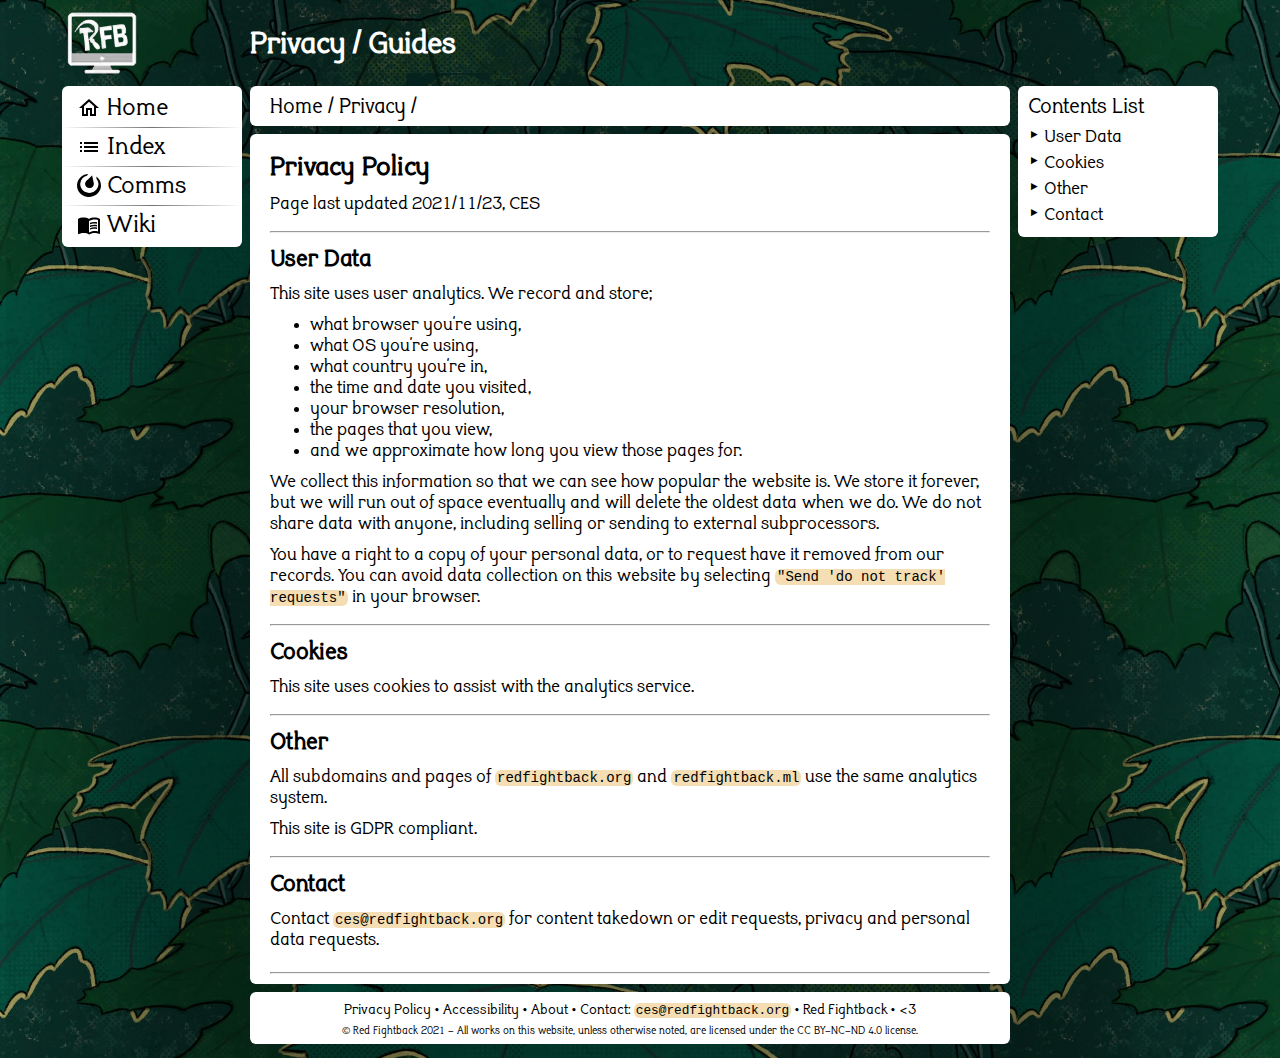
<file: privacy.html>
<!DOCTYPE html>
<html dir="ltr" lang="en">
<head>
    <link rel="stylesheet" href="style.css">
    <title>Privacy Policy / Guides</title>
    <link rel="icon" type="image/x-icon" href="images/site/webicon.webp">
    <!-- <meta http-equiv="content-security-policy" content="default-src 'self' https://;"> -->
    <meta charset="utf-8">
    <meta name="description" content="Privacy policy and cookies information">
    <meta name="keywords" content="Guide, Tech, Privacy, Cookies">
    <meta name="viewport" content="width=device-width, initial-scale=1.0">
</head>
<body>
    <div id="overbox" class="flexobject">

        <!-- left-side -->
        <header id="leftside" class="flexobject" role="banner">
            <nav id="navscontainer" class="flexobject" role="navigation">

                <!-- icon ontop of navsbar -->
                <a id="navsheader" href="index.html" role="button">
                    <img id="homelink" src="images/site/webicontranswebp.webp" alt="Logo">
                </a>

                <!-- main left-side navsbar -->
                <div id="leftsidenavsbox" class="bubblebox4navs flexobject">
                    <a class="navslink flexobject" style="padding-top:0.25rem;" href="index.html" role="button">
                        <img class="svgblk" src="images/site/home_black_24dp.svg" alt="Home icon">
                        <img class="svgwht" src="images/site/home_white_24dp.svg" alt="Home icon">
                        <span class="navslabel">Home</span>
                    </a>
                    <hr class="navs">
                    <a class="navslink flexobject" href="index.html#siteindex" role="button">
                        <img class="svgblk" src="images/site/list_black_24dp.svg" alt="Index icon">
                        <img class="svgwht" src="images/site/list_white_24dp.svg" alt="Index icon">
                        <span class="navslabel">Index</span>
                    </a>
                    <hr class="navs">
                    <a class="navslink flexobject" href="comms.html" role="button">
                        <img id="mmostsvg" class="svgblk" src="images/site/mattermostblack.svg" alt="Comms icon">
                        <img id="mmostsvg" class="svgwht" src="images/site/mattermostwhite.svg" alt="Comms icon">
                        <span class="navslabel">Comms</span>
                    </a>
                    <hr class="navs">
                    <a class="navslink flexobject" style="padding-bottom:0.25rem;" href="wiki.html" role="button">
                        <img class="svgblk" src="images/site/menu_book_black_24dp.svg" alt="Wiki icon">
                        <img class="svgwht" src="images/site/menu_book_white_24dp.svg" alt="Wiki icon">
                        <span class="navslabel">Wiki</span>
                    </a>
                </div>
            </nav>            
        </header>

        <!-- right-side -->
        <div id="rightside" class="flexobject">
            <div id="center" class="flexobject">

                <!-- site heading -->
                <div id="titlebox" class="flexobject">

                    <!-- header image on mobile -->
                    <a class="mobheader homelink" href="index.html" role="button">
                        <img id="homelink" src="images/site/webicontranswebp.webp" alt="Logo">
                    </a>
                    <h1 role="heading">Privacy / Guides</h1>
                </div>

                <!-- right-side location bar, navs on mobile -->
                <nav id="bubblebox4locbar" class="flexobject" role="navigation">

                    <!-- location on desktop-->
                    <a class="loclinks" href="index.html" role="link">Home /</a>
                    <a class="loclinks" href="privacy.html" role="link">Privacy /</a>

                    <!-- navs on mobile -->
                    <a class="moblink navslink flexobject" href="index.html" role="button">
                        <img class="svgblk" src="images/site/home_black_24dp.svg" alt="Home icon">
                        <img class="svgwht" src="images/site/home_white_24dp.svg" alt="Home icon">
                        <span class="navslabel">Home</span>
                    </a>
                    <a class="moblink navslink flexobject" href="index.html#siteindex" role="button">
                        <img class="svgblk" src="images/site/list_black_24dp.svg" alt="Index icon">
                        <img class="svgwht" src="images/site/list_white_24dp.svg" alt="Index icon">
                        <span class="navslabel">Index</span>
                    </a>
                    <a class="moblink navslink flexobject" href="comms.html" role="button">
                        <img id="mmostsvg" class="svgblk" src="images/site/mattermostblack.svg" alt="Comms icon">
                        <img id="mmostsvg" class="svgwht" src="images/site/mattermostwhite.svg" alt="Comms icon">
                        <span class="navslabel">Comms</span>
                    </a>
                    <a class="moblink navslink flexobject" href="wiki.html" role="button">
                        <img class="svgblk" src="images/site/menu_book_black_24dp.svg" alt="Wiki icon">
                        <img class="svgwht" src="images/site/menu_book_white_24dp.svg" alt="Wiki icon">
                        <span class="navslabel">Wiki</span>
                    </a>
                </nav>

                <!-- article main -->
                <main>
                    <article class="bubblebox4content flexobject">
                        <!-- title, author info, intro -->
                        <header class="flexobject">
                            <!-- article title -->
                            <h2 id="privacypolicy" role="heading">Privacy Policy</h2>
                            <!-- author, date -->
                            <span class="content">Page last updated <time datetime="2021-11-23 21:00">2021/11/23</time>, CES</span>
                            <hr>
                        </header>
                        <section>
                            <h3 id="userdata">User Data</h3>
                            <p>This site uses user analytics. We record and store;</p>
                            <ul class="content"><li>what browser you're using,</li><li>what OS you're using,</li><li>what country you're in,</li><li>the time and date you visited,</li><li>your browser resolution,</li><li>the pages that you view,</li><li>and we approximate how long you view those pages for.</li></ul>
                            <p>We collect this information so that we can see how popular the website is. We store it forever, but we will run out of space eventually and will delete the oldest data when we do. We do not share data with anyone, including selling or sending to external subprocessors.</p>
                            <p>You have a right to a copy of your personal data, or to request have it removed from our records. You can avoid data collection on this website by selecting <code class="inlinecode">"Send 'do not track' requests"</code> in your browser.</p>
                            <hr>
                        </section>
                        <section>
                            <h3 id="cookies">Cookies</h3>
                            <p>This site uses cookies to assist with the analytics service.</p>
                            <hr>
                        </section>
                        <section>
                            <h3 id="other">Other</h3>
                            <p>All subdomains and pages of <code class="inlinecode">redfightback.org</code> and <code class="inlinecode">redfightback.ml</code> use the same analytics system.</p>
                            <p>This site is GDPR compliant.</p>
                            <hr>
                        </section>
                        <section>
                            <h3 id="contact">Contact</h3>
                            <p>Contact <code class="inlinecode">ces@redfightback.org</code> for content takedown or edit requests, privacy and personal data requests.</p>
                            <hr class="lasthr">
                        </section>
                    </article>
                </main>

                <!-- site footer -->
                <nav id="sitefooter" class="bubblebox flexobject" role="contentinfo">
                    <div id="sitefooterlinks">
                        <a class="footerlinks" href="privacy.html" role="link">Privacy Policy</a>
                        <span class="footerbp">&#8226</span>
                        <a class="footerlinks" href="accessibility.html" role="link">Accessibility</a>
                        <span class="footerbp">&#8226</span>
                        <a class="footerlinks" href="about.html" role="link">About</a>
                        <span class="footerbp">&#8226</span>
                        <a class="footerlinks" href="mailto:ces@redfightback.org" role="link">Contact: <code class="inlinecode" style="font-size: 0.8em;">ces@redfightback.org</code></a>
                        <span class="footerbp">&#8226</span>
                        <a class="footerlinks" href="https://redfightback.org" role="link">Red Fightback</a>
                        <span class="footerbp">&#8226</span>
                        <span style="font-size: 0.8rem;">&lt3</span>
                    </div>
                    <div id="copyrightinfo">© Red Fightback 2021 - All works on this website, unless otherwise noted, are licensed under the CC BY-NC-ND 4.0 license.</div>
                </nav>
            </div>

            <!-- contents list far-right side -->
            <nav id="contentslist" class="flexobject" role="navigation">

                <!--  blank space -->
                <div id="contentsheader"></div>

                <!-- contents list -->
                <nav id="bubblebox4contentslist" class="flexobject">
                    <span id="contstitle" class="content">Contents List</span>
                    <a class="contslink" href="#userdata" role="link">&#8227 User Data</a>
                    <a class="contslink" href="#cookies" role="link">&#8227 Cookies</a>
                    <a class="contslink" href="#other" role="link">&#8227 Other</a>
                    <a class="contslink" href="#contact" role="link">&#8227 Contact</a>
                </nav>
            </nav>
        </div>
    </div>
</body>
</html>
</file>
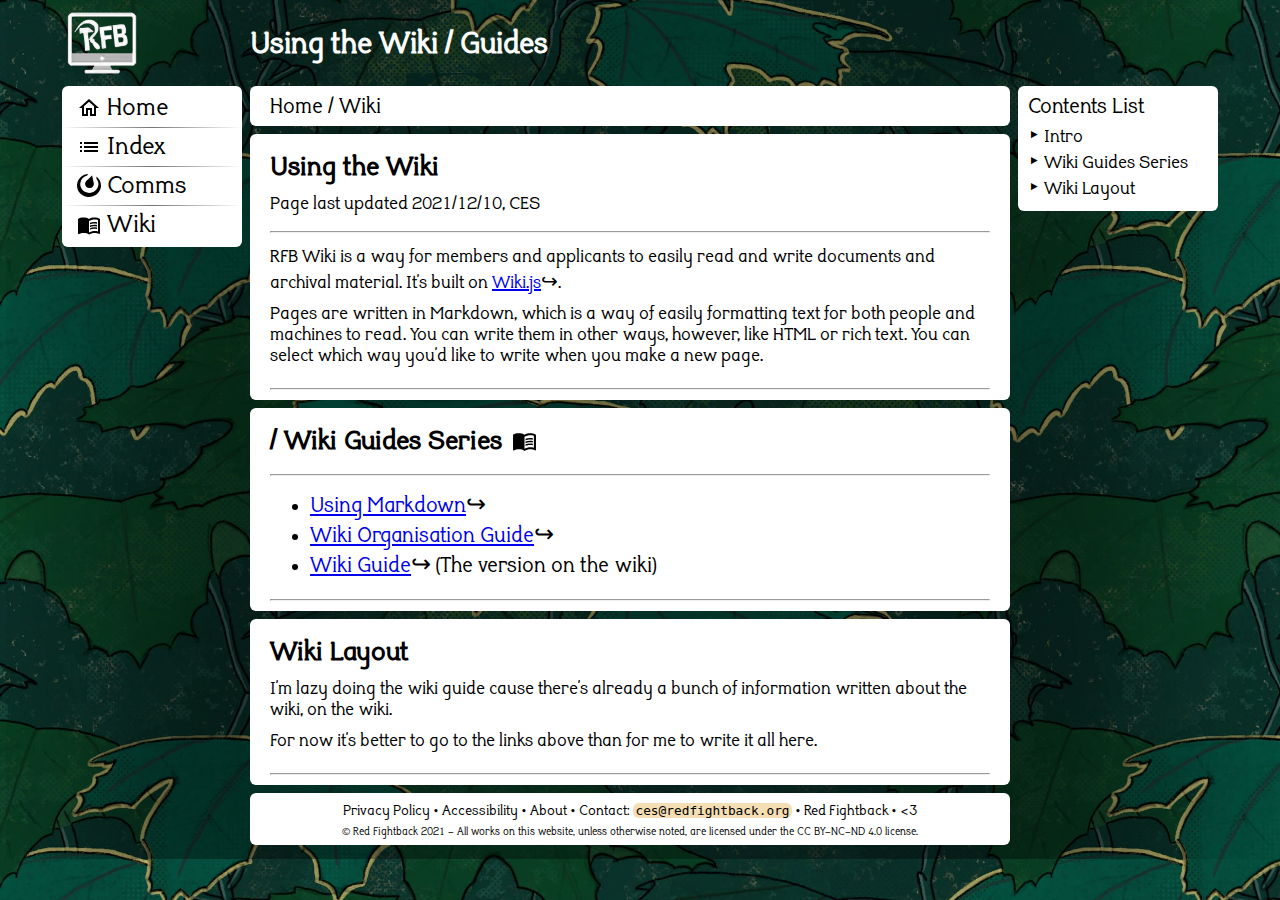
<file: wiki.html>
<!DOCTYPE html>
<html dir="ltr" lang="en">
<head>
    <link rel="stylesheet" href="style.css">
    <title>Guide to Wiki.js / Guides</title>
    <link rel="icon" type="image/x-icon" href="images/site/webicon.webp">
    <!-- <meta http-equiv="content-security-policy" content="default-src 'self' https://;"> -->
    <meta charset="utf-8">
    <meta name="description" content="Privacy policy and cookies information">
    <meta name="keywords" content="Guide, Tech, Privacy, Cookies">
    <meta name="viewport" content="width=device-width, initial-scale=1.0">
</head>
<body>
    <div id="overbox" class="flexobject">
        <!-- left-side -->
        <header id="leftside" class="flexobject" role="banner">
            <nav id="navscontainer" class="flexobject" role="navigation">
                <!-- icon ontop of navsbar -->
                <a id="navsheader" href="index.html" role="button">
                    <img id="homelink" src="images/site/webicontranswebp.webp" alt="Logo">
                </a>
                <!-- main left-side navsbar -->
                <div id="leftsidenavsbox" class="bubblebox4navs flexobject">
                    <a class="navslink flexobject" style="padding-top:0.25rem;" href="index.html" role="button">
                        <img class="svgblk" src="images/site/home_black_24dp.svg" alt="Home icon">
                        <img class="svgwht" src="images/site/home_white_24dp.svg" alt="Home icon">
                        <span class="navslabel">Home</span>
                    </a>
                    <hr class="navs">
                    <a class="navslink flexobject" href="index.html#siteindex" role="button">
                        <img class="svgblk" src="images/site/list_black_24dp.svg" alt="Index icon">
                        <img class="svgwht" src="images/site/list_white_24dp.svg" alt="Index icon">
                        <span class="navslabel">Index</span>
                    </a>
                    <hr class="navs">
                    <a class="navslink flexobject" href="comms.html" role="button">
                        <img id="mmostsvg" class="svgblk" src="images/site/mattermostblack.svg" alt="Comms icon">
                        <img id="mmostsvg" class="svgwht" src="images/site/mattermostwhite.svg" alt="Comms icon">
                        <span class="navslabel">Comms</span>
                    </a>
                    <hr class="navs">
                    <a class="navslink flexobject" style="padding-bottom:0.25rem;" href="wiki.html" role="button">
                        <img class="svgblk" src="images/site/menu_book_black_24dp.svg" alt="Wiki icon">
                        <img class="svgwht" src="images/site/menu_book_white_24dp.svg" alt="Wiki icon">
                        <span class="navslabel">Wiki</span>
                    </a>
                </div>
            </nav>            
        </header>

        <!-- right-side -->
        <div id="rightside" class="flexobject">
            <div id="center" class="flexobject">
                <!-- site heading -->
                <div id="titlebox" class="flexobject">
                    <!-- header image on mobile -->
                    <a class="mobheader homelink" href="index.html" role="button">
                        <img id="homelink" src="images/site/webicontranswebp.webp" alt="Logo">
                    </a>
                    <h1 role="heading">Using the Wiki / Guides</h1>
                </div>
                <!-- right-side location bar, navs on mobile -->
                <nav id="bubblebox4locbar" class="flexobject" role="navigation">
                    <!-- location on desktop-->
                    <a class="loclinks" href="index.html" role="link">Home /</a>
                    <a class="loclinks" href="wiki.html" role="link">Wiki</a>
                    <!-- navs on mobile -->
                    <a class="moblink navslink flexobject" href="index.html" role="button">
                        <img class="svgblk" src="images/site/home_black_24dp.svg" alt="Home icon">
                        <img class="svgwht" src="images/site/home_white_24dp.svg" alt="Home icon">
                        <span class="navslabel">Home</span>
                    </a>
                    <a class="moblink navslink flexobject" href="index.html#siteindex" role="button">
                        <img class="svgblk" src="images/site/list_black_24dp.svg" alt="Index icon">
                        <img class="svgwht" src="images/site/list_white_24dp.svg" alt="Index icon">
                        <span class="navslabel">Index</span>
                    </a>
                    <a class="moblink navslink flexobject" href="comms.html" role="button">
                        <img id="mmostsvg" class="svgblk" src="images/site/mattermostblack.svg" alt="Comms icon">
                        <img id="mmostsvg" class="svgwht" src="images/site/mattermostwhite.svg" alt="Comms icon">
                        <span class="navslabel">Comms</span>
                    </a>
                    <a class="moblink navslink flexobject" href="wiki.html" role="button">
                        <img class="svgblk" src="images/site/menu_book_black_24dp.svg" alt="Wiki icon">
                        <img class="svgwht" src="images/site/menu_book_white_24dp.svg" alt="Wiki icon">
                        <span class="navslabel">Wiki</span>
                    </a>
                </nav>

                <!-- article main -->
                <main>
                    <article class="flexobject">
                        <!-- title, author info, intro -->
                        <header class="bubblebox4content flexobject">
                            <!-- article title -->
                            <h2 id="threadsguide" class="" role="heading">Using the Wiki</h2>
                            <!-- author, date -->
                            <span class="content">Page last updated <time datetime="2021-12-10 21:30">2021/12/10</time>, CES</span>
                            <hr>
                            <h3 id="intro" style="display: none;">Intro</h3>
                            <p>RFB Wiki is a way for members and applicants to easily read and write documents and archival material. It's built on <a href="https://js.wiki/">Wiki.js</a>↪.</p>
                            <p>Pages are written in Markdown, which is a way of easily formatting text for both people and machines to read. You can write them in other ways, however, like HTML or rich text. You can select which way you'd like to write when you make a new page.</p>
                            <hr class="lasthr">
                        </header>

                        <section class="bubblebox4content">
                            <div class="flexobject" style="flex-direction: row;"><h2 id="series">/ Wiki Guides Series</h2><img src="images/site/menu_book_black_24dp.svg" width="25px" style="margin:0rem 0rem 0.5rem 0.5rem;"></div>
                            <hr>
                            <ul style="margin-top: 0.2rem; margin-bottom:0.2rem; font-size: 1.2rem;">
                                <li><a href="https://wiki.redfightback.org/guides-hub/wiki-markdown" role="link">Using Markdown</a>↪</li>
                                <li><a href="https://wiki.redfightback.org/guides-hub/wiki-organisation-tags" role="link">Wiki Organisation Guide</a>↪</li>
                                <li><a href="https://wiki.redfightback.org/guides-hub/wiki-guide" role="link">Wiki Guide</a>↪ (The version on the wiki)</li>
                            </ul>
                            <hr class="lasthr">
                        </section>

                        <section class="bubblebox4content">
                            <h2 id="layout">Wiki Layout</h2>
                            <p>I'm lazy doing the wiki guide cause there's already a bunch of information written about the wiki, on the wiki.</p>
                            <p>For now it's better to go to the links above than for me to write it all here.</p>
                            <hr class="lasthr">
                        </section>
                    </article>
                </main>

                <!-- site footer -->
                <nav id="sitefooter" class="bubblebox flexobject" role="contentinfo">
                    <div id="sitefooterlinks">
                        <a class="footerlinks" href="privacy.html" role="link">Privacy Policy</a>
                        <span class="footerbp">&#8226</span>
                        <a class="footerlinks" href="accessibility.html" role="link">Accessibility</a>
                        <span class="footerbp">&#8226</span>
                        <a class="footerlinks" href="about.html" role="link">About</a>
                        <span class="footerbp">&#8226</span>
                        <a class="footerlinks" href="mailto:ces@redfightback.org" role="link">Contact: <code class="inlinecode" style="font-size: 0.8em;">ces@redfightback.org</code></a>
                        <span class="footerbp">&#8226</span>
                        <a class="footerlinks" href="https://redfightback.org" role="link">Red Fightback</a>
                        <span class="footerbp">&#8226</span>
                        <span style="font-size: 0.8rem;">&lt3</span>
                    </div>
                    <div id="copyrightinfo">© Red Fightback 2021 - All works on this website, unless otherwise noted, are licensed under the CC BY-NC-ND 4.0 license.</div>
                </nav>
            </div>

            <!-- contents list far-right side -->
            <nav id="contentslist" class="flexobject" role="navigation">
                <!--  blank space -->
                <div id="contentsheader"></div>
                <!-- contents list -->
                <nav id="bubblebox4contentslist" class="flexobject">
                    <span id="contstitle" class="content">Contents List</span>
                    <a class="contslink" href="#intro" role="link">&#8227 Intro</a>
                    <a class="contslink" href="#series" role="link">&#8227 Wiki Guides Series</a>
                    <a class="contslink" href="#layout" role="link">&#8227 Wiki Layout</a>
                </nav>
            </nav>
        </div>
    </div>
</body>
</html>
</file>
<file: style.css>
html {
    overflow-y: scroll; 
    overscroll-behavior-y: none; 
    font-size: 20px;
    background-color: #2f5c3b;
    background-image: url(images/site/bgjpg.jpg);
    background-size: 115vmin;
    font-family: 'Sylexiad Serif Medium';
}

body {
    background-image: url(images/site/shadowoverlay.webp);
    background-size: 100% 100%;
    margin: 0rem 0.3rem 0rem 0.3rem;
    padding: 0.3rem 0rem 0.3rem 0rem;
}

#overbox {
    flex-direction: row;
}

/* debug
* {
    outline: 1px solid #f00 !important;
}
*/

/* ~~~~~~ mobile and small screens settings ~~~~~~ */
/* these override settings become active when the screen width < 800px */
@media only screen and (max-width: 800px) {
    html {
        font-size: 16px;
    }

    body {
        background-image: none !important;
    }

    #leftside {
        display: none !important;
    }

    #contentslist {
        display: none !important;
    }

    .mobheader {
        display: flex !important;
    }

    #homelink {
        width: 3.5rem !important;
        height: 3.5rem !important;
    }

    h1 {
        margin-left: 0.3rem !important;
    }

    #bubblebox4locbar {
        padding: 0rem 0rem 0rem 0rem !important;
        justify-content: center;
        flex-flow: row wrap;
    }

    .moblink {
        display: flex !important;
    }

    .loclinks {
        display: none !important;
    }

    .navsimg {
        width: 1.2rem !important;
        height: 1.2rem !important;
    }

    .navslink {
        font-size: 1rem !important;
        padding: 0.1rem 0.1rem 0.1rem 0.1rem !important;
        margin: 0rem 0rem 0rem 0rem !important;
        max-height: 1.25rem;
    }

    .navslabel {
        margin: 0px !important;
        margin: 0rem 0.2rem 0rem 0.2rem !important;
        padding-top: 0.3em !important;
    }

    #mmostsvg {
        width: 1.1rem !important;
        height: 1.1rem !important;
    }

    .indexitem {
        padding-left: 1.15rem !important;
    }

    iframe.vidframe {
        width: 100% !important;
        height: auto !important;
    }

    ol.content {
        padding-left: 1.25rem;
    }
}

/* ~~~~~~ primitives ~~~~~~ */

@font-face {
    font-family: 'Sylexiad Serif Medium';
    src: url(SylexiadSerifMedium/SylexiadSerifMedium.otf)
}

.flexobject {
    display: flex;
    flex-direction: column;
}

.bubblebox {
    background-color: white;
    border-radius: 0.3rem;
    margin-bottom: 0.4rem;
}

.bubblebox4content {
    background-color: white;
    border-radius: 0.3rem;
    margin-bottom: 0.4rem;
    padding: 1rem 1rem 0rem 1rem;
}

/* ~~~~~ content primitives ~~~~~ */

.content {
    margin: 0.25rem 0rem 0.25rem 0rem;
}

h1 {
    color: white;
    margin: 0px;
    font-size: 1.7rem;
}

h2 {
    color: black;
    margin: 0rem 0rem 0.25rem 0rem;
}

h3 {
    color: black;
    margin: 0.25rem 0rem 0.25rem 0rem;
    font-size: 1.3rem;
}

p {
    margin: 0.25rem 0rem 0.25rem 0rem;
}

hr {
    margin: 0.5rem 0rem 0.5rem 0rem;
}

.lasthr {
    margin-top: 0.75rem;
}

section {
    display: flex;
    flex-direction: column;
}

header {
    display: flex;
    flex-direction: column;
}

code {
    font-size: 0.7rem;
    background-color: wheat;
    border-radius: 0.3rem;
    padding: 0rem 0.1rem 0rem 0.1rem;
}

.inlinecode {
    background-color: wheat;
    border-radius: 0.3rem;
    padding: 0rem 0.1rem 0rem 0.1rem;
}

.blockcode {
    background-color: wheat;
    border-radius: 0.3rem;
    padding: 0rem 0.1rem 0rem 0.1rem;
    max-height: 0.2vh;
    overflow-y: scroll;
}

.motivation {
    background-color: #e8f5e9;
    border-left: 0.3rem solid #81c784;
    color: #1b5e20;
    /* background-color: #edfae2;
    border-left: 0.3rem solid #a6e66d;
    color: #2b3c1c; */
    border-radius: 0.1rem;
    margin: 0rem -1rem 0rem -1rem;
    padding: 0.2rem 1rem 0.2rem 0.7rem;
}

.warning {
    background-color: #fff3e0;
    border-left: 0.3rem solid #ffb74d;
    color: #b33f00;
    /* background-color: #edfae2;
    border-left: 0.3rem solid #a6e66d;
    color: #2b3c1c; */
    border-radius: 0.1rem;
    margin: 0rem -1rem 0rem -1rem;
    padding: 0.2rem 1rem 0.2rem 0.7rem;
}

.indexitem {
    margin: 0rem 0rem 0.25rem 0rem;
    font-size: 1.1rem;
}

.center {
    align-items: center;
}

iframe.vidframe {
    width: 560px;
    height: 320px;
}

/* ~~~~~ main navs ~~~~~ */

#leftside {
    flex-direction: row-reverse;
    align-items:flex-start;
    flex-grow: 1;
    margin-right: 0.4em;
}

.bubblebox4navs {
    background-color: white;
    border-radius: 0.3rem;
    margin-bottom: 0.4rem;
    padding: 0rem 0rem 0rem 0rem;
}

.mobheader {
    display: none;
}

#homelink {
    width: 4em;
    height: 4em;
    margin-top: -0.15rem;
}

#navscontainer {
    width:180px;
}

#navsheader {
    height: 4em;
}

.navslink {
    flex-direction: row;
    align-items: center;
    font-size: 1.4rem;
    text-decoration: none;
    padding: 0.1rem 0.45rem 0.1rem 0.75rem;
}

.navslink:link {
    color: black;
}

.navslink:visited {
    color: black;
}

.navslink:hover {
    background-image: linear-gradient(to right, rgba(4,77,60, 0), rgba(4,77,60, 0.5), rgba(4,77,60, 0));
}

.navslink:active {
    background-image: linear-gradient(to right, rgba(2, 39, 30, 0.8), rgba(4,77,60, 0.8), rgba(2, 39, 30, 0.8));
    color:#fff;
}

.svgblk {display:flex;}  .svgwht {display:none;}  .navslink:active .svgblk {display:none;}  .navslink:active .svgwht {display:flex;}

.navslabel {
    margin: 0rem 0.3rem 0rem 0.3rem;
    padding-top: 0.25rem;
}

hr.navs {
    margin: 0rem 0rem 0rem 0rem;
    border: 0;
    height: 0.05rem;
    background: none;
    background-image: linear-gradient(to right, rgba(70, 70, 70, 0), rgba(70, 70, 70, 0.75), rgba(70, 70, 70, 0));
}

/* ~~~~~ main ~~~~~ */

#rightside {
    flex-direction: row;
    flex-grow: 1;
}

#center {
    max-width: 760px;
}

#titlebox {
    flex-direction: row;
    align-items: center;
    height: 4em;
}

/* ~~~~~ site footer ~~~~~ */

 #sitefooter {
    padding: 0.4rem 0.6rem 0.3rem 0.6rem;
    align-items: center;
}

#sitefooterlinks {
    text-align: center;
}

.footerlinks {
    text-decoration: none;
    font-size: 0.8rem;
}
.footerlinks:link {color: black;}  .footerlinks:visited {color: black;}  .footerlinks:hover {color: grey;}

.footerbp {
    font-size: 0.7rem;
}

/* ~~~~~ page contents list ~~~~~ */

#contentsheader {
    height: 4em;
}

#bubblebox4contentslist {
    background-color: white;
    border-radius: 0.3em;
    margin-bottom: 0.4em;
    padding: 0.25em 0.5em 0.5em 0.5em;
    width:180px;
    margin-left: 0.4em;
}

#contstitle {
    font-size: 1.2em;
    margin-bottom: 0.1rem;
}

.contslink {text-decoration: none;}  .contslink:link {color: black;}  .contslink:visited {color: black;}  .contslink:hover {color: grey;}

/* ~~~~~ nav links in the middle-top ~~~~~ */

#bubblebox4locbar {
    background-color: white;
    border-radius: 0.3rem;
    margin-bottom: 0.4rem;
    flex-direction: row;
    align-items: center;
    padding: 0.5rem 1rem 0.25rem 1rem;
}

.moblink {
    display: none;
}

.loclinks {
    text-decoration: none;
    color: black;
    font-size: 1.2em;
    margin-right: 0.25rem;
}
.loclinks:link {color: black;}  .loclinks:visited {color: black;}  .loclinks:hover {color: grey;}

/* ~~~~~ privacy notif on the homepage ~~~~~ */

#privacy {text-decoration: none;}  #privacy:link {color: red;}  #privacy:visited {color: red;}  #privacy:hover {color: grey;}

/* ~~~~~ copyright info ~~~~~ */

#copyrightinfo {
    font-size: 0.6rem;
    text-align: center;
    margin-top: 0.25rem;
}
</file>
